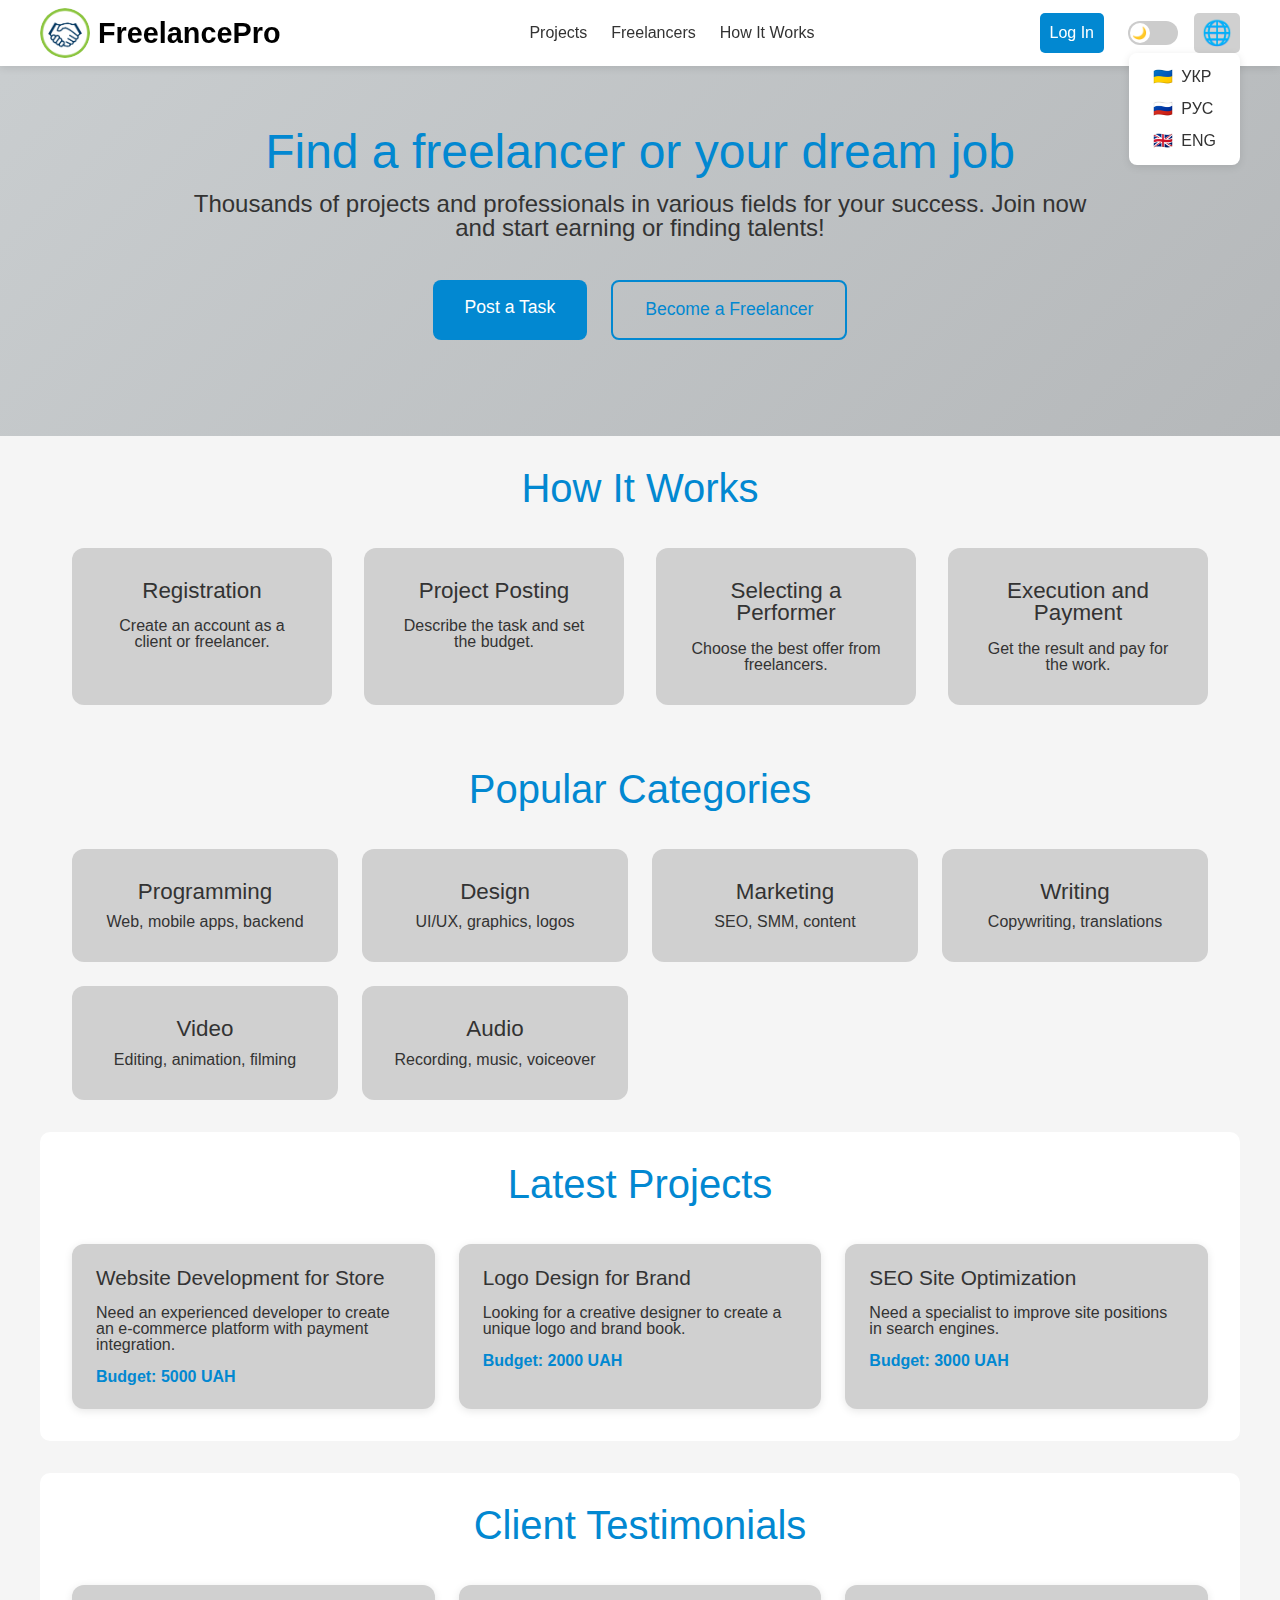
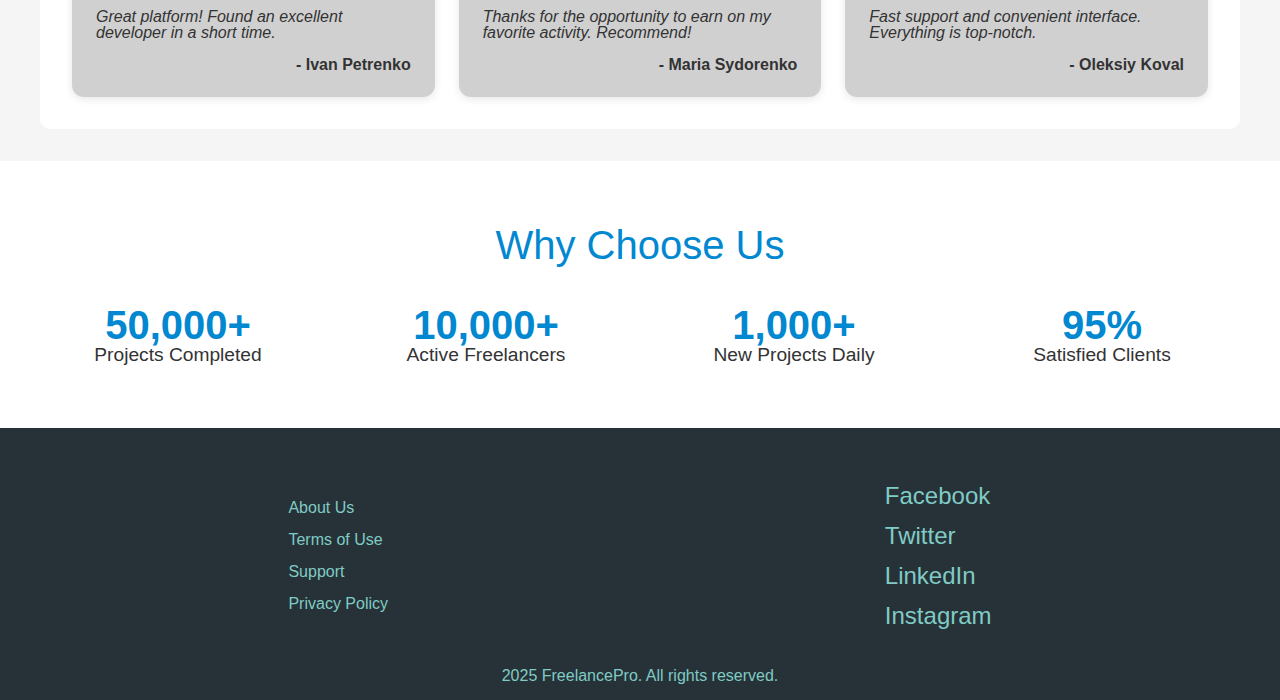
<file: index.html>
<!DOCTYPE html>
<html lang="en">

<head>
  <meta charset="UTF-8">
  <meta name="viewport" content="width=device-width, initial-scale=1.0">
  <title>FreelancePro</title>
  <link rel="stylesheet" href="css/style.css">
  <link rel="stylesheet" href="css/reset.css">
</head>

<body>
  <nav>
    <div class="nav-container">
      <div class="logo" data-i18n="logo"><img src="img/logo.png" class="logo-icon" alt="FreelancePro Logo"><span
          class="logo-text">FreelancePro</span></div>
      <div class="nav-links">
        <a href="#projects" data-i18n="projects">Projects</a>
        <a href="#freelancers" data-i18n="freelancers">Freelancers</a>
        <a href="#how-it-works" data-i18n="howItWorks">How It Works</a>

      </div>
      <div class="theme-lang-toggle desktop-only">
        <a class="login-btn" onclick="openModal()" data-i18n="login">Log In</a>
        <div class="theme-switch">
          <input type="checkbox" id="theme-toggle-desktop" onchange="toggleTheme()">
          <label for="theme-toggle-desktop" class="slider"></label>
        </div>
        <button class="lang-toggle" onclick="toggleLangMenu()">🌐</button>
        <div class="lang-menu">
          <button onclick="changeLanguage('uk')"><span>🇺🇦</span> УКР</button>
          <button onclick="changeLanguage('ru')"><span>🇷🇺</span> РУС</button>
          <button onclick="changeLanguage('en')"><span>🇬🇧</span> ENG</button>
        </div>
      </div>
      <button class="burger-menu" onclick="toggleNav()">☰</button>
    </div>
  </nav>

  <!-- Модальне вікно -->
  <div class="modal" id="authModal">
    <div class="modal-content">
      <button class="modal-close" onclick="closeModal()">✕</button>
      <div class="modal-tabs">
        <div class="modal-tab active" onclick="showTab('login')" data-i18n="loginModalTitle">Login</div>
        <div class="modal-tab" onclick="showTab('register')" data-i18n="registerModalTitle">Register</div>
      </div>
      <div class="modal-tab-content active" id="login">
        <input type="tel" placeholder="Phone Number" data-i18n-placeholder="phonePlaceholder">
        <input type="password" placeholder="Password" data-i18n-placeholder="passwordPlaceholder">
        <button onclick="handleLogin()" data-i18n="loginButton">Log In</button>
      </div>
      <div class="modal-tab-content" id="register">
        <input type="text" placeholder="Username" data-i18n-placeholder="usernamePlaceholder">
        <input type="tel" placeholder="Phone Number" data-i18n-placeholder="phonePlaceholder">
        <select data-i18n-placeholder="genderPlaceholder">
          <option value="" disabled selected>Вкажіть стать</option>
          <option value="male">Чоловік</option>
          <option value="female">Жінка</option>
          <option value="other">Інше</option>
        </select>
        <select data-i18n-placeholder="countryPlaceholder">
          <option value="" disabled selected>Виберіть країну</option>
          <option value="af">Афганістан</option>
          <option value="al">Албанія</option>
          <option value="dz">Алжир</option>
          <option value="as">Американське Самоа</option>
          <option value="ad">Андорра</option>
          <option value="ao">Ангола</option>
          <option value="ai">Ангуїлла</option>
          <option value="aq">Антарктида</option>
          <option value="ag">Антигуа і Барбуда</option>
          <option value="ar">Аргентина</option>
          <option value="am">Вірменія</option>
          <option value="aw">Аруба</option>
          <option value="au">Австралія</option>
          <option value="at">Австрія</option>
          <option value="az">Азербайджан</option>
          <option value="bs">Багамські Острови</option>
          <option value="bh">Бахрейн</option>
          <option value="bd">Бангладеш</option>
          <option value="bb">Барбадос</option>
          <option value="by">Білорусь</option>
          <option value="be">Бельгія</option>
          <option value="bz">Беліз</option>
          <option value="bj">Бенін</option>
          <option value="bm">Бермудські Острови</option>
          <option value="bt">Бутан</option>
          <option value="bo">Болівія</option>
          <option value="ba">Боснія і Герцеговина</option>
          <option value="bw">Ботсвана</option>
          <option value="bv">Острів Буве</option>
          <option value="br">Бразилія</option>
          <option value="io">Британська Територія в Індійському Океані</option>
          <option value="bn">Бруней</option>
          <option value="bg">Болгарія</option>
          <option value="bf">Буркіна-Фасо</option>
          <option value="bi">Бурунді</option>
          <option value="kh">Камбоджа</option>
          <option value="cm">Камерун</option>
          <option value="ca">Канада</option>
          <option value="cv">Кабо-Верде</option>
          <option value="ky">Кайманові Острови</option>
          <option value="cf">Центральноафриканська Республіка</option>
          <option value="td">Чад</option>
          <option value="cl">Чилі</option>
          <option value="cn">Китай</option>
          <option value="cx">Острів Різдва</option>
          <option value="cc">Кокосові (Кілінг) Острови</option>
          <option value="co">Колумбія</option>
          <option value="km">Комори</option>
          <option value="cg">Конго</option>
          <option value="cd">Демократична Республіка Конго</option>
          <option value="ck">Острови Кука</option>
          <option value="cr">Коста-Рика</option>
          <option value="ci">Кот-д'Івуар</option>
          <option value="hr">Хорватія</option>
          <option value="cu">Куба</option>
          <option value="cy">Кіпр</option>
          <option value="cz">Чехія</option>
          <option value="dk">Данія</option>
          <option value="dj">Джибуті</option>
          <option value="dm">Домініка</option>
          <option value="do">Домініканська Республіка</option>
          <option value="ec">Еквадор</option>
          <option value="eg">Єгипет</option>
          <option value="sv">Сальвадор</option>
          <option value="gq">Екваторіальна Гвінея</option>
          <option value="er">Еритрея</option>
          <option value="ee">Естонія</option>
          <option value="et">Ефіопія</option>
          <option value="fk">Фолклендські Острови</option>
          <option value="fo">Фарерські Острови</option>
          <option value="fj">Фіджі</option>
          <option value="fi">Фінляндія</option>
          <option value="fr">Франція</option>
          <option value="gf">Французька Гвіана</option>
          <option value="pf">Французька Полінезія</option>
          <option value="tf">Французькі Південні Території</option>
          <option value="ga">Габон</option>
          <option value="gm">Гамбія</option>
          <option value="ge">Грузія</option>
          <option value="de">Німеччина</option>
          <option value="gh">Гана</option>
          <option value="gi">Гібралтар</option>
          <option value="gr">Греція</option>
          <option value="gl">Гренландія</option>
          <option value="gd">Гренада</option>
          <option value="gp">Гваделупа</option>
          <option value="gu">Гуам</option>
          <option value="gt">Гватемала</option>
          <option value="gg">Гернсі</option>
          <option value="gn">Гвінея</option>
          <option value="gw">Гвінея-Бісау</option>
          <option value="gy">Гайана</option>
          <option value="ht">Гаїті</option>
          <option value="hm">Острови Херд і Макдональд</option>
          <option value="va">Ватикан</option>
          <option value="hn">Гондурас</option>
          <option value="hk">Гонконг</option>
          <option value="hu">Угорщина</option>
          <option value="is">Ісландія</option>
          <option value="in">Індія</option>
          <option value="id">Індонезія</option>
          <option value="ir">Іран</option>
          <option value="iq">Ірак</option>
          <option value="ie">Ірландія</option>
          <option value="im">Острів Мен</option>
          <option value="il">Ізраїль</option>
          <option value="it">Італія</option>
          <option value="jm">Ямайка</option>
          <option value="jp">Японія</option>
          <option value="je">Джерсі</option>
          <option value="jo">Йорданія</option>
          <option value="kz">Казахстан</option>
          <option value="ke">Кенія</option>
          <option value="ki">Кірибаті</option>
          <option value="kp">Північна Корея</option>
          <option value="kr">Південна Корея</option>
          <option value="kw">Кувейт</option>
          <option value="kg">Киргизстан</option>
          <option value="la">Лаос</option>
          <option value="lv">Латвія</option>
          <option value="lb">Ліван</option>
          <option value="ls">Лесото</option>
          <option value="lr">Ліберія</option>
          <option value="ly">Лівія</option>
          <option value="li">Ліхтенштейн</option>
          <option value="lt">Литва</option>
          <option value="lu">Люксембург</option>
          <option value="mo">Макао</option>
          <option value="mk">Північна Македонія</option>
          <option value="mg">Мадагаскар</option>
          <option value="mw">Малаві</option>
          <option value="my">Малайзія</option>
          <option value="mv">Мальдіви</option>
          <option value="ml">Малі</option>
          <option value="mt">Мальта</option>
          <option value="mh">Маршаллові Острови</option>
          <option value="mq">Мартиніка</option>
          <option value="mr">Мавританія</option>
          <option value="mu">Маврикій</option>
          <option value="yt">Майотта</option>
          <option value="mx">Мексика</option>
          <option value="fm">Мікронезія</option>
          <option value="md">Молдова</option>
          <option value="mc">Монако</option>
          <option value="mn">Монголія</option>
          <option value="me">Чорногорія</option>
          <option value="ms">Монтсеррат</option>
          <option value="ma">Марокко</option>
          <option value="mz">Мозамбік</option>
          <option value="mm">М’янма</option>
          <option value="na">Намібія</option>
          <option value="nr">Науру</option>
          <option value="np">Непал</option>
          <option value="nl">Нідерланди</option>
          <option value="nc">Нова Каледонія</option>
          <option value="nz">Нова Зеландія</option>
          <option value="ni">Нікарагуа</option>
          <option value="ne">Нігер</option>
          <option value="ng">Нігерія</option>
          <option value="nu">Ніуе</option>
          <option value="nf">Острів Норфолк</option>
          <option value="mp">Північні Маріанські Острови</option>
          <option value="no">Норвегія</option>
          <option value="om">Оман</option>
          <option value="pk">Пакистан</option>
          <option value="pw">Палау</option>
          <option value="ps">Палестина</option>
          <option value="pa">Панама</option>
          <option value="pg">Папуа-Нова Гвінея</option>
          <option value="py">Парагвай</option>
          <option value="pe">Перу</option>
          <option value="ph">Філіппіни</option>
          <option value="pn">Піткерн</option>
          <option value="pl">Польща</option>
          <option value="pt">Португалія</option>
          <option value="pr">Пуерто-Рико</option>
          <option value="qa">Катар</option>
          <option value="re">Реюньйон</option>
          <option value="ro">Румунія</option>
          <option value="ru">Росія</option>
          <option value="rw">Руанда</option>
          <option value="bl">Сен-Бартельмі</option>
          <option value="sh">Острів Святої Єлени</option>
          <option value="kn">Сент-Кітс і Невіс</option>
          <option value="lc">Сент-Люсія</option>
          <option value="mf">Сен-Мартен</option>
          <option value="pm">Сен-П’єр і Мікелон</option>
          <option value="vc">Сент-Вінсент і Гренадіни</option>
          <option value="ws">Самоа</option>
          <option value="sm">Сан-Марино</option>
          <option value="st">Сан-Томе і Принсіпі</option>
          <option value="sa">Саудівська Аравія</option>
          <option value="sn">Сенегал</option>
          <option value="rs">Сербія</option>
          <option value="sc">Сейшели</option>
          <option value="sl">Сьєрра-Леоне</option>
          <option value="sg">Сінгапур</option>
          <option value="sx">Сінт-Мартен</option>
          <option value="sk">Словаччина</option>
          <option value="si">Словенія</option>
          <option value="sb">Соломонові Острови</option>
          <option value="so">Сомалі</option>
          <option value="za">Південна Африка</option>
          <option value="gs">Південна Джорджія та Південні Сандвічеві Острови</option>
          <option value="ss">Південний Судан</option>
          <option value="es">Іспанія</option>
          <option value="lk">Шрі-Ланка</option>
          <option value="sd">Судан</option>
          <option value="sr">Сурінам</option>
          <option value="sj">Шпіцберген і Ян-Майен</option>
          <option value="sz">Есватіні</option>
          <option value="se">Швеція</option>
          <option value="ch">Швейцарія</option>
          <option value="sy">Сирія</option>
          <option value="tw">Тайвань</option>
          <option value="tj">Таджикистан</option>
          <option value="tz">Танзанія</option>
          <option value="th">Таїланд</option>
          <option value="tl">Тимор-Лешті</option>
          <option value="tg">Того</option>
          <option value="tk">Токелау</option>
          <option value="to">Тонга</option>
          <option value="tt">Тринідад і Тобаго</option>
          <option value="tn">Туніс</option>
          <option value="tr">Туреччина</option>
          <option value="tm">Туркменістан</option>
          <option value="tc">Туркс і Кайкос</option>
          <option value="tv">Тувалу</option>
          <option value="ug">Уганда</option>
          <option value="ua">Україна</option>
          <option value="ae">Об'єднані Арабські Емірати</option>
          <option value="gb">Велика Британія</option>
          <option value="us">США</option>
          <option value="uy">Уругвай</option>
          <option value="uz">Узбекистан</option>
          <option value="vu">Вануату</option>
          <option value="ve">Венесуела</option>
          <option value="vn">В’єтнам</option>
          <option value="vg">Британські Віргінські Острови</option>
          <option value="vi">Американські Віргінські Острови</option>
          <option value="wf">Волліс і Футуна</option>
          <option value="eh">Західна Сахара</option>
          <option value="ye">Ємен</option>
          <option value="zm">Замбія</option>
          <option value="zw">Зімбабве</option>
        </select>
        <input type="password" placeholder="Password" data-i18n-placeholder="passwordPlaceholder">
        <input type="password" placeholder="Repeat Password" data-i18n-placeholder="repeatPasswordPlaceholder">
        <button onclick="handleRegister()" data-i18n="registerButton">Register</button>
      </div>
    </div>
  </div>

  <section class="hero">
    <div class="hero-content">
      <h1 data-i18n="heroTitle">Find a freelancer or your dream job</h1>
      <p data-i18n="heroSubtitle">Thousands of projects and professionals in various fields for your success. Join now
        and
        start earning or finding talents!</p>
      <div class="cta-buttons">
        <a href="post-task.html" class="cta-button" data-i18n="postProject">Post a Task</a>
        <a href="become-freelancer.html" class="cta-button secondary" data-i18n="becomeFreelancer">Become a Freelancer</a>
      </div>
    </div>
  </section>

  <section class="how-it-works" id="how-it-works">
    <h2 data-i18n="howItWorksTitle">How It Works</h2>
    <div class="steps-grid">
      <div class="step">
        <h3 data-i18n="step1Title">Registration</h3>
        <p data-i18n="step1Desc">Create an account as a client or freelancer.</p>
      </div>
      <div class="step">
        <h3 data-i18n="step2Title">Project Posting</h3>
        <p data-i18n="step2Desc">Describe the task and set the budget.</p>
      </div>
      <div class="step">
        <h3 data-i18n="step3Title">Selecting a Performer</h3>
        <p data-i18n="step3Desc">Choose the best offer from freelancers.</p>
      </div>
      <div class="step">
        <h3 data-i18n="step4Title">Execution and Payment</h3>
        <p data-i18n="step4Desc">Get the result and pay for the work.</p>
      </div>
    </div>
  </section>

  <section class="categories">
    <h2 data-i18n="categoriesTitle">Popular Categories</h2>
    <div class="category-grid">
      <div class="category-card" onclick="showCategory('programming')">
        <h3 data-i18n="categoryProgramming">Programming</h3>
        <p data-i18n="categoryProgrammingDesc">Web, mobile apps, backend</p>
      </div>
      <div class="category-card" onclick="showCategory('design')">
        <h3 data-i18n="categoryDesign">Design</h3>
        <p data-i18n="categoryDesignDesc">UI/UX, graphics, logos</p>
      </div>
      <div class="category-card" onclick="showCategory('marketing')">
        <h3 data-i18n="categoryMarketing">Marketing</h3>
        <p data-i18n="categoryMarketingDesc">SEO, SMM, content</p>
      </div>
      <div class="category-card" onclick="showCategory('writing')">
        <h3 data-i18n="categoryWriting">Writing</h3>
        <p data-i18n="categoryWritingDesc">Copywriting, translations</p>
      </div>
      <div class="category-card" onclick="showCategory('video')">
        <h3 data-i18n="categoryVideo">Video</h3>
        <p data-i18n="categoryVideoDesc">Editing, animation, filming</p>
      </div>
      <div class="category-card" onclick="showCategory('audio')">
        <h3 data-i18n="categoryAudio">Audio</h3>
        <p data-i18n="categoryAudioDesc">Recording, music, voiceover</p>
      </div>
    </div>
  </section>

  <section class="latest-projects" id="projects">
    <h2 data-i18n="latestProjectsTitle">Latest Projects</h2>
    <div class="project-grid">
      <div class="project-card">
        <h3 data-i18n="project1Title">Website Development for Store</h3>
        <p data-i18n="project1Desc">Need an experienced developer to create an e-commerce platform with payment
          integration.</p>
        <div class="budget" data-i18n="project1Budget">Budget: 5000 UAH</div>
      </div>
      <div class="project-card">
        <h3 data-i18n="project2Title">Logo Design for Brand</h3>
        <p data-i18n="project2Desc">Looking for a creative designer to create a unique logo and brand book.</p>
        <div class="budget" data-i18n="project2Budget">Budget: 2000 UAH</div>
      </div>
      <div class="project-card">
        <h3 data-i18n="project3Title">SEO Site Optimization</h3>
        <p data-i18n="project3Desc">Need a specialist to improve site positions in search engines.</p>
        <div class="budget" data-i18n="project3Budget">Budget: 3000 UAH</div>
      </div>
    </div>
  </section>



  <section class="testimonials">
    <h2 data-i18n="testimonialsTitle">Client Testimonials</h2>
    <div class="testimonial-grid">
      <div class="testimonial-card">
        <p data-i18n="testimonial1">"Great platform! Found an excellent developer in a short time."</p>
        <div class="author" data-i18n="testimonial1Author">- Ivan Petrenko</div>
      </div>
      <div class="testimonial-card">
        <p data-i18n="testimonial2">"Thanks for the opportunity to earn on my favorite activity. Recommend!"</p>
        <div class="author" data-i18n="testimonial2Author">- Maria Sydorenko</div>
      </div>
      <div class="testimonial-card">
        <p data-i18n="testimonial3">"Fast support and convenient interface. Everything is top-notch."</p>
        <div class="author" data-i18n="testimonial3Author">- Oleksiy Koval</div>
      </div>
    </div>
  </section>

  <section class="stats">
    <h2 data-i18n="statsTitle">Why Choose Us</h2>
    <div class="stats-grid">
      <div class="stat-item">
        <span>50,000+</span>
        <p data-i18n="statsProjects">Projects Completed</p>
      </div>
      <div class="stat-item">
        <span>10,000+</span>
        <p data-i18n="statsFreelancers">Active Freelancers</p>
      </div>
      <div class="stat-item">
        <span>1,000+</span>
        <p data-i18n="statsDaily">New Projects Daily</p>
      </div>
      <div class="stat-item">
        <span>95%</span>
        <p data-i18n="statsSatisfaction">Satisfied Clients</p>
      </div>
    </div>
  </section>

  <footer>
    <div class="footer-container">
      <div class="footer-links">
        <a href="#about" data-i18n="footerAbout">About Us</a>
        <a href="#terms" data-i18n="footerTerms">Terms of Use</a>
        <a href="#support" data-i18n="footerSupport">Support</a>
        <a href="#privacy" data-i18n="footerPrivacy">Privacy Policy</a>
      </div>
      <div class="social-links">
        <a href="#">Facebook</a>
        <a href="#">Twitter</a>
        <a href="#">LinkedIn</a>
        <a href="#">Instagram</a>
      </div>
    </div>
    <p data-i18n="footerCopyright">2025 FreelancePro. All rights reserved.</p>
  </footer>
</body>
<script src="js/main.js"></script>

</html>
</file>
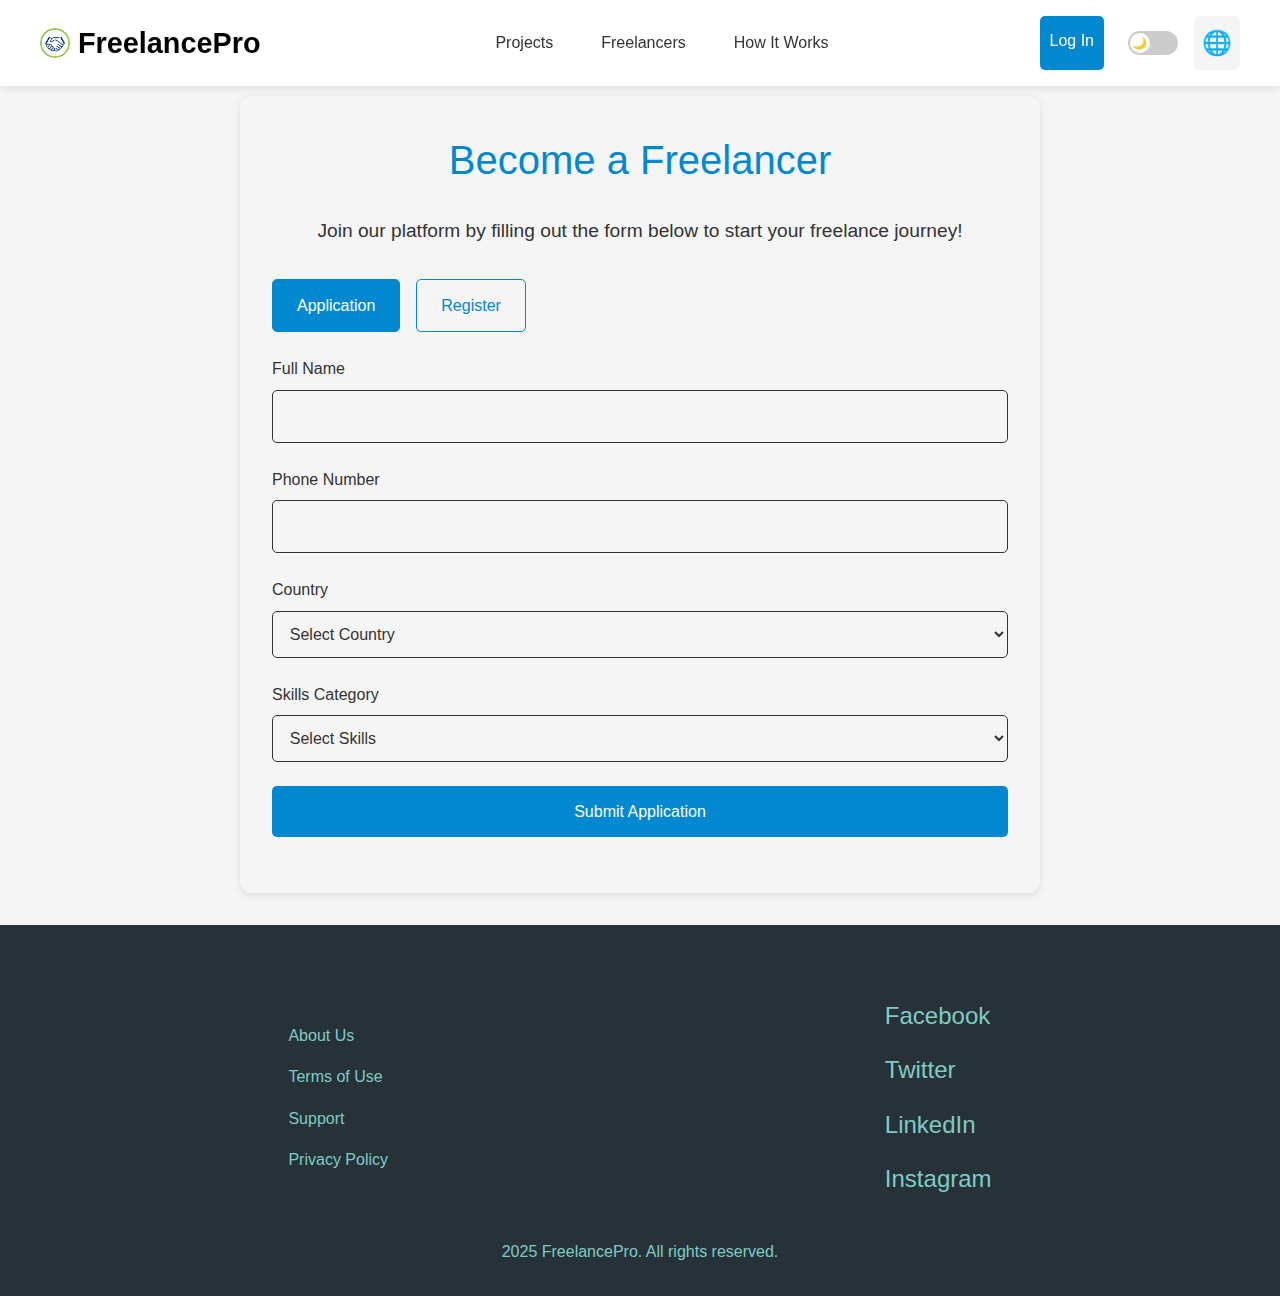
<file: become-freelancer.html>
<!DOCTYPE html>
<html lang="en">

<head>
  <meta charset="UTF-8">
  <meta name="viewport" content="width=device-width, initial-scale=1.0">
  <title>FreelancePro</title>
  <link rel="stylesheet" href="css/style.css">
  <link rel="stylesheet" href="css/reset.css">
  <link rel="stylesheet" href="css/becomefreelancer.css">
</head>

<body>
  <nav>
    <div class="nav-container">
      <a href="index.html" class="logo" data-i18n="logo"><img src="img/logo.png" class="logo-icon"
          alt="FreelancePro Logo"><span class="logo-text">FreelancePro</span></a>
      <div class="nav-links">
        <a href="#projects" data-i18n="projects">Projects</a>
        <a href="#freelancers" data-i18n="freelancers">Freelancers</a>
        <a href="#how-it-works" data-i18n="howItWorks">How It Works</a>

      </div>
      <div class="theme-lang-toggle desktop-only">
        <a class="login-btn" onclick="openModal()" data-i18n="login">Log In</a>
        <div class="theme-switch">
          <input type="checkbox" id="theme-toggle-desktop" onchange="toggleTheme()">
          <label for="theme-toggle-desktop" class="slider"></label>
        </div>
        <button class="lang-toggle" onclick="toggleLangMenu()">🌐</button>
        <div class="lang-menu">
          <button onclick="changeLanguage('uk')"><span>🇺🇦</span> УКР</button>
          <button onclick="changeLanguage('ru')"><span>🇷🇺</span> РУС</button>
          <button onclick="changeLanguage('en')"><span>🇬🇧</span> ENG</button>
        </div>
      </div>
      <button class="burger-menu" onclick="toggleNav()">☰</button>
    </div>
  </nav>

  <!-- Модальне вікно -->
  <div class="modal" id="authModal">
    <div class="modal-content">
      <button class="modal-close" onclick="closeModal()">✕</button>
      <div class="modal-tabs">
        <div class="modal-tab active" onclick="showTab('login')" data-i18n="loginModalTitle">Login</div>
        <div class="modal-tab" onclick="showTab('register')" data-i18n="registerModalTitle">Register</div>
      </div>
      <div class="modal-tab-content active" id="login">
        <input type="tel" placeholder="Phone Number" data-i18n-placeholder="phonePlaceholder">
        <input type="password" placeholder="Password" data-i18n-placeholder="passwordPlaceholder">
        <button onclick="handleLogin()" data-i18n="loginButton">Log In</button>
      </div>
      <div class="modal-tab-content" id="register">
        <input type="text" placeholder="Username" data-i18n-placeholder="usernamePlaceholder">
        <input type="tel" placeholder="Phone Number" data-i18n-placeholder="phonePlaceholder">
        <select data-i18n-placeholder="genderPlaceholder">
          <option value="" disabled selected>Вкажіть стать</option>
          <option value="male">Чоловік</option>
          <option value="female">Жінка</option>
          <option value="other">Інше</option>
        </select>
        <select data-i18n-placeholder="countryPlaceholder">
          <option value="" disabled selected>Виберіть країну</option>
          <option value="af">Афганістан</option>
          <option value="al">Албанія</option>
          <option value="dz">Алжир</option>
          <option value="as">Американське Самоа</option>
          <option value="ad">Андорра</option>
          <option value="ao">Ангола</option>
          <option value="ai">Ангуїлла</option>
          <option value="aq">Антарктида</option>
          <option value="ag">Антигуа і Барбуда</option>
          <option value="ar">Аргентина</option>
          <option value="am">Вірменія</option>
          <option value="aw">Аруба</option>
          <option value="au">Австралія</option>
          <option value="at">Австрія</option>
          <option value="az">Азербайджан</option>
          <option value="bs">Багамські Острови</option>
          <option value="bh">Бахрейн</option>
          <option value="bd">Бангладеш</option>
          <option value="bb">Барбадос</option>
          <option value="by">Білорусь</option>
          <option value="be">Бельгія</option>
          <option value="bz">Беліз</option>
          <option value="bj">Бенін</option>
          <option value="bm">Бермудські Острови</option>
          <option value="bt">Бутан</option>
          <option value="bo">Болівія</option>
          <option value="ba">Боснія і Герцеговина</option>
          <option value="bw">Ботсвана</option>
          <option value="bv">Острів Буве</option>
          <option value="br">Бразилія</option>
          <option value="io">Британська Територія в Індійському Океані</option>
          <option value="bn">Бруней</option>
          <option value="bg">Болгарія</option>
          <option value="bf">Буркіна-Фасо</option>
          <option value="bi">Бурунді</option>
          <option value="kh">Камбоджа</option>
          <option value="cm">Камерун</option>
          <option value="ca">Канада</option>
          <option value="cv">Кабо-Верде</option>
          <option value="ky">Кайманові Острови</option>
          <option value="cf">Центральноафриканська Республіка</option>
          <option value="td">Чад</option>
          <option value="cl">Чилі</option>
          <option value="cn">Китай</option>
          <option value="cx">Острів Різдва</option>
          <option value="cc">Кокосові (Кілінг) Острови</option>
          <option value="co">Колумбія</option>
          <option value="km">Комори</option>
          <option value="cg">Конго</option>
          <option value="cd">Демократична Республіка Конго</option>
          <option value="ck">Острови Кука</option>
          <option value="cr">Коста-Рика</option>
          <option value="ci">Кот-д'Івуар</option>
          <option value="hr">Хорватія</option>
          <option value="cu">Куба</option>
          <option value="cy">Кіпр</option>
          <option value="cz">Чехія</option>
          <option value="dk">Данія</option>
          <option value="dj">Джибуті</option>
          <option value="dm">Домініка</option>
          <option value="do">Домініканська Республіка</option>
          <option value="ec">Еквадор</option>
          <option value="eg">Єгипет</option>
          <option value="sv">Сальвадор</option>
          <option value="gq">Екваторіальна Гвінея</option>
          <option value="er">Еритрея</option>
          <option value="ee">Естонія</option>
          <option value="et">Ефіопія</option>
          <option value="fk">Фолклендські Острови</option>
          <option value="fo">Фарерські Острови</option>
          <option value="fj">Фіджі</option>
          <option value="fi">Фінляндія</option>
          <option value="fr">Франція</option>
          <option value="gf">Французька Гвіана</option>
          <option value="pf">Французька Полінезія</option>
          <option value="tf">Французькі Південні Території</option>
          <option value="ga">Габон</option>
          <option value="gm">Гамбія</option>
          <option value="ge">Грузія</option>
          <option value="de">Німеччина</option>
          <option value="gh">Гана</option>
          <option value="gi">Гібралтар</option>
          <option value="gr">Греція</option>
          <option value="gl">Гренландія</option>
          <option value="gd">Гренада</option>
          <option value="gp">Гваделупа</option>
          <option value="gu">Гуам</option>
          <option value="gt">Гватемала</option>
          <option value="gg">Гернсі</option>
          <option value="gn">Гвінея</option>
          <option value="gw">Гвінея-Бісау</option>
          <option value="gy">Гайана</option>
          <option value="ht">Гаїті</option>
          <option value="hm">Острови Херд і Макдональд</option>
          <option value="va">Ватикан</option>
          <option value="hn">Гондурас</option>
          <option value="hk">Гонконг</option>
          <option value="hu">Угорщина</option>
          <option value="is">Ісландія</option>
          <option value="in">Індія</option>
          <option value="id">Індонезія</option>
          <option value="ir">Іран</option>
          <option value="iq">Ірак</option>
          <option value="ie">Ірландія</option>
          <option value="im">Острів Мен</option>
          <option value="il">Ізраїль</option>
          <option value="it">Італія</option>
          <option value="jm">Ямайка</option>
          <option value="jp">Японія</option>
          <option value="je">Джерсі</option>
          <option value="jo">Йорданія</option>
          <option value="kz">Казахстан</option>
          <option value="ke">Кенія</option>
          <option value="ki">Кірибаті</option>
          <option value="kp">Північна Корея</option>
          <option value="kr">Південна Корея</option>
          <option value="kw">Кувейт</option>
          <option value="kg">Киргизстан</option>
          <option value="la">Лаос</option>
          <option value="lv">Латвія</option>
          <option value="lb">Ліван</option>
          <option value="ls">Лесото</option>
          <option value="lr">Ліберія</option>
          <option value="ly">Лівія</option>
          <option value="li">Ліхтенштейн</option>
          <option value="lt">Литва</option>
          <option value="lu">Люксембург</option>
          <option value="mo">Макао</option>
          <option value="mk">Північна Македонія</option>
          <option value="mg">Мадагаскар</option>
          <option value="mw">Малаві</option>
          <option value="my">Малайзія</option>
          <option value="mv">Мальдіви</option>
          <option value="ml">Малі</option>
          <option value="mt">Мальта</option>
          <option value="mh">Маршаллові Острови</option>
          <option value="mq">Мартиніка</option>
          <option value="mr">Мавританія</option>
          <option value="mu">Маврикій</option>
          <option value="yt">Майотта</option>
          <option value="mx">Мексика</option>
          <option value="fm">Мікронезія</option>
          <option value="md">Молдова</option>
          <option value="mc">Монако</option>
          <option value="mn">Монголія</option>
          <option value="me">Чорногорія</option>
          <option value="ms">Монтсеррат</option>
          <option value="ma">Марокко</option>
          <option value="mz">Мозамбік</option>
          <option value="mm">М’янма</option>
          <option value="na">Намібія</option>
          <option value="nr">Науру</option>
          <option value="np">Непал</option>
          <option value="nl">Нідерланди</option>
          <option value="nc">Нова Каледонія</option>
          <option value="nz">Нова Зеландія</option>
          <option value="ni">Нікарагуа</option>
          <option value="ne">Нігер</option>
          <option value="ng">Нігерія</option>
          <option value="nu">Ніуе</option>
          <option value="nf">Острів Норфолк</option>
          <option value="mp">Північні Маріанські Острови</option>
          <option value="no">Норвегія</option>
          <option value="om">Оман</option>
          <option value="pk">Пакистан</option>
          <option value="pw">Палау</option>
          <option value="ps">Палестина</option>
          <option value="pa">Панама</option>
          <option value="pg">Папуа-Нова Гвінея</option>
          <option value="py">Парагвай</option>
          <option value="pe">Перу</option>
          <option value="ph">Філіппіни</option>
          <option value="pn">Піткерн</option>
          <option value="pl">Польща</option>
          <option value="pt">Португалія</option>
          <option value="pr">Пуерто-Рико</option>
          <option value="qa">Катар</option>
          <option value="re">Реюньйон</option>
          <option value="ro">Румунія</option>
          <option value="ru">Росія</option>
          <option value="rw">Руанда</option>
          <option value="bl">Сен-Бартельмі</option>
          <option value="sh">Острів Святої Єлени</option>
          <option value="kn">Сент-Кітс і Невіс</option>
          <option value="lc">Сент-Люсія</option>
          <option value="mf">Сен-Мартен</option>
          <option value="pm">Сен-П’єр і Мікелон</option>
          <option value="vc">Сент-Вінсент і Гренадіни</option>
          <option value="ws">Самоа</option>
          <option value="sm">Сан-Марино</option>
          <option value="st">Сан-Томе і Принсіпі</option>
          <option value="sa">Саудівська Аравія</option>
          <option value="sn">Сенегал</option>
          <option value="rs">Сербія</option>
          <option value="sc">Сейшели</option>
          <option value="sl">Сьєрра-Леоне</option>
          <option value="sg">Сінгапур</option>
          <option value="sx">Сінт-Мартен</option>
          <option value="sk">Словаччина</option>
          <option value="si">Словенія</option>
          <option value="sb">Соломонові Острови</option>
          <option value="so">Сомалі</option>
          <option value="za">Південна Африка</option>
          <option value="gs">Південна Джорджія та Південні Сандвічеві Острови</option>
          <option value="ss">Південний Судан</option>
          <option value="es">Іспанія</option>
          <option value="lk">Шрі-Ланка</option>
          <option value="sd">Судан</option>
          <option value="sr">Сурінам</option>
          <option value="sj">Шпіцберген і Ян-Майен</option>
          <option value="sz">Есватіні</option>
          <option value="se">Швеція</option>
          <option value="ch">Швейцарія</option>
          <option value="sy">Сирія</option>
          <option value="tw">Тайвань</option>
          <option value="tj">Таджикистан</option>
          <option value="tz">Танзанія</option>
          <option value="th">Таїланд</option>
          <option value="tl">Тимор-Лешті</option>
          <option value="tg">Того</option>
          <option value="tk">Токелау</option>
          <option value="to">Тонга</option>
          <option value="tt">Тринідад і Тобаго</option>
          <option value="tn">Туніс</option>
          <option value="tr">Туреччина</option>
          <option value="tm">Туркменістан</option>
          <option value="tc">Туркс і Кайкос</option>
          <option value="tv">Тувалу</option>
          <option value="ug">Уганда</option>
          <option value="ua">Україна</option>
          <option value="ae">Об'єднані Арабські Емірати</option>
          <option value="gb">Велика Британія</option>
          <option value="us">США</option>
          <option value="uy">Уругвай</option>
          <option value="uz">Узбекистан</option>
          <option value="vu">Вануату</option>
          <option value="ve">Венесуела</option>
          <option value="vn">В’єтнам</option>
          <option value="vg">Британські Віргінські Острови</option>
          <option value="vi">Американські Віргінські Острови</option>
          <option value="wf">Волліс і Футуна</option>
          <option value="eh">Західна Сахара</option>
          <option value="ye">Ємен</option>
          <option value="zm">Замбія</option>
          <option value="zw">Зімбабве</option>
        </select>
        <input type="password" placeholder="Password" data-i18n-placeholder="passwordPlaceholder">
        <input type="password" placeholder="Repeat Password" data-i18n-placeholder="repeatPasswordPlaceholder">
        <button onclick="handleRegister()" data-i18n="registerButton">Register</button>
      </div>
    </div>
  </div>

  <div class="main-content">
    <h1 data-i18n="becomeFreelancerTitle">Become a Freelancer</h1>
    <p data-i18n="becomeFreelancerDescription">Join our platform by filling out the form below to start your freelance
      journey!</p>
    <div class="tab-buttons">
      <button class="tab-button active" onclick="showTab('application')" data-i18n="applicationTab">Application</button>
      <button class="tab-button" onclick="showTab('register')" data-i18n="registerTab">Register</button>
    </div>
    <div id="application" class="tab-content active">
      <form id="freelancerForm" onsubmit="handleSubmit(event)">
        <div class="form-group">
          <label for="freelancerName" data-i18n="nameLabel">Full Name</label>
          <input type="text" id="freelancerName" name="freelancerName" required>
        </div>
        <div class="form-group">
          <label for="freelancerPhone" data-i18n="phoneLabel">Phone Number</label>
          <input type="tel" id="freelancerPhone" name="freelancerPhone" required>
        </div>
        <div class="form-group">
          <label for="freelancerCountry" data-i18n="countryLabel">Country</label>
          <select id="freelancerCountry" name="freelancerCountry" required>
            <option value="" disabled selected data-i18n="selectCountry">Select Country</option>
            <option value="af">Афганістан</option>
            <option value="al">Албанія</option>
            <option value="dz">Алжир</option>
            <option value="as">Американське Самоа</option>
            <option value="ad">Андорра</option>
            <option value="ao">Ангола</option>
            <option value="ai">Ангуїлла</option>
            <option value="aq">Антарктида</option>
            <option value="ag">Антигуа і Барбуда</option>
            <option value="ar">Аргентина</option>
            <option value="am">Вірменія</option>
            <option value="aw">Аруба</option>
            <option value="au">Австралія</option>
            <option value="at">Австрія</option>
            <option value="az">Азербайджан</option>
            <option value="bs">Багамські Острови</option>
            <option value="bh">Бахрейн</option>
            <option value="bd">Бангладеш</option>
            <option value="bb">Барбадос</option>
            <option value="by">Білорусь</option>
            <option value="be">Бельгія</option>
            <option value="bz">Беліз</option>
            <option value="bj">Бенін</option>
            <option value="bm">Бермудські Острови</option>
            <option value="bt">Бутан</option>
            <option value="bo">Болівія</option>
            <option value="ba">Боснія і Герцеговина</option>
            <option value="bw">Ботсвана</option>
            <option value="bv">Острів Буве</option>
            <option value="br">Бразилія</option>
            <option value="io">Британська Територія в Індійському Океані</option>
            <option value="bn">Бруней</option>
            <option value="bg">Болгарія</option>
            <option value="bf">Буркіна-Фасо</option>
            <option value="bi">Бурунді</option>
            <option value="kh">Камбоджа</option>
            <option value="cm">Камерун</option>
            <option value="ca">Канада</option>
            <option value="cv">Кабо-Верде</option>
            <option value="ky">Кайманові Острови</option>
            <option value="cf">Центральноафриканська Республіка</option>
            <option value="td">Чад</option>
            <option value="cl">Чилі</option>
            <option value="cn">Китай</option>
            <option value="cx">Острів Різдва</option>
            <option value="cc">Кокосові (Кілінг) Острови</option>
            <option value="co">Колумбія</option>
            <option value="km">Комори</option>
            <option value="cg">Конго</option>
            <option value="cd">Демократична Республіка Конго</option>
            <option value="ck">Острови Кука</option>
            <option value="cr">Коста-Рика</option>
            <option value="ci">Кот-д'Івуар</option>
            <option value="hr">Хорватія</option>
            <option value="cu">Куба</option>
            <option value="cy">Кіпр</option>
            <option value="cz">Чехія</option>
            <option value="dk">Данія</option>
            <option value="dj">Джибуті</option>
            <option value="dm">Домініка</option>
            <option value="do">Домініканська Республіка</option>
            <option value="ec">Еквадор</option>
            <option value="eg">Єгипет</option>
            <option value="sv">Сальвадор</option>
            <option value="gq">Екваторіальна Гвінея</option>
            <option value="er">Еритрея</option>
            <option value="ee">Естонія</option>
            <option value="et">Ефіопія</option>
            <option value="fk">Фолклендські Острови</option>
            <option value="fo">Фарерські Острови</option>
            <option value="fj">Фіджі</option>
            <option value="fi">Фінляндія</option>
            <option value="fr">Франція</option>
            <option value="gf">Французька Гвіана</option>
            <option value="pf">Французька Полінезія</option>
            <option value="tf">Французькі Південні Території</option>
            <option value="ga">Габон</option>
            <option value="gm">Гамбія</option>
            <option value="ge">Грузія</option>
            <option value="de">Німеччина</option>
            <option value="gh">Гана</option>
            <option value="gi">Гібралтар</option>
            <option value="gr">Греція</option>
            <option value="gl">Гренландія</option>
            <option value="gd">Гренада</option>
            <option value="gp">Гваделупа</option>
            <option value="gu">Гуам</option>
            <option value="gt">Гватемала</option>
            <option value="gg">Гернсі</option>
            <option value="gn">Гвінея</option>
            <option value="gw">Гвінея-Бісау</option>
            <option value="gy">Гайана</option>
            <option value="ht">Гаїті</option>
            <option value="hm">Острови Херд і Макдональд</option>
            <option value="va">Ватикан</option>
            <option value="hn">Гондурас</option>
            <option value="hk">Гонконг</option>
            <option value="hu">Угорщина</option>
            <option value="is">Ісландія</option>
            <option value="in">Індія</option>
            <option value="id">Індонезія</option>
            <option value="ir">Іран</option>
            <option value="iq">Ірак</option>
            <option value="ie">Ірландія</option>
            <option value="im">Острів Мен</option>
            <option value="il">Ізраїль</option>
            <option value="it">Італія</option>
            <option value="jm">Ямайка</option>
            <option value="jp">Японія</option>
            <option value="je">Джерсі</option>
            <option value="jo">Йорданія</option>
            <option value="kz">Казахстан</option>
            <option value="ke">Кенія</option>
            <option value="ki">Кірибаті</option>
            <option value="kp">Північна Корея</option>
            <option value="kr">Південна Корея</option>
            <option value="kw">Кувейт</option>
            <option value="kg">Киргизстан</option>
            <option value="la">Лаос</option>
            <option value="lv">Латвія</option>
            <option value="lb">Ліван</option>
            <option value="ls">Лесото</option>
            <option value="lr">Ліберія</option>
            <option value="ly">Лівія</option>
            <option value="li">Ліхтенштейн</option>
            <option value="lt">Литва</option>
            <option value="lu">Люксембург</option>
            <option value="mo">Макао</option>
            <option value="mk">Північна Македонія</option>
            <option value="mg">Мадагаскар</option>
            <option value="mw">Малаві</option>
            <option value="my">Малайзія</option>
            <option value="mv">Мальдіви</option>
            <option value="ml">Малі</option>
            <option value="mt">Мальта</option>
            <option value="mh">Маршаллові Острови</option>
            <option value="mq">Мартиніка</option>
            <option value="mr">Мавританія</option>
            <option value="mu">Маврикій</option>
            <option value="yt">Майотта</option>
            <option value="mx">Мексика</option>
            <option value="fm">Мікронезія</option>
            <option value="md">Молдова</option>
            <option value="mc">Монако</option>
            <option value="mn">Монголія</option>
            <option value="me">Чорногорія</option>
            <option value="ms">Монтсеррат</option>
            <option value="ma">Марокко</option>
            <option value="mz">Мозамбік</option>
            <option value="mm">М’янма</option>
            <option value="na">Намібія</option>
            <option value="nr">Науру</option>
            <option value="np">Непал</option>
            <option value="nl">Нідерланди</option>
            <option value="nc">Нова Каледонія</option>
            <option value="nz">Нова Зеландія</option>
            <option value="ni">Нікарагуа</option>
            <option value="ne">Нігер</option>
            <option value="ng">Нігерія</option>
            <option value="nu">Ніуе</option>
            <option value="nf">Острів Норфолк</option>
            <option value="mp">Північні Маріанські Острови</option>
            <option value="no">Норвегія</option>
            <option value="om">Оман</option>
            <option value="pk">Пакистан</option>
            <option value="pw">Палау</option>
            <option value="ps">Палестина</option>
            <option value="pa">Панама</option>
            <option value="pg">Папуа-Нова Гвінея</option>
            <option value="py">Парагвай</option>
            <option value="pe">Перу</option>
            <option value="ph">Філіппіни</option>
            <option value="pn">Піткерн</option>
            <option value="pl">Польща</option>
            <option value="pt">Португалія</option>
            <option value="pr">Пуерто-Рико</option>
            <option value="qa">Катар</option>
            <option value="re">Реюньйон</option>
            <option value="ro">Румунія</option>
            <option value="ru">Росія</option>
            <option value="rw">Руанда</option>
            <option value="bl">Сен-Бартельмі</option>
            <option value="sh">Острів Святої Єлени</option>
            <option value="kn">Сент-Кітс і Невіс</option>
            <option value="lc">Сент-Люсія</option>
            <option value="mf">Сен-Мартен</option>
            <option value="pm">Сен-П’єр і Мікелон</option>
            <option value="vc">Сент-Вінсент і Гренадіни</option>
            <option value="ws">Самоа</option>
            <option value="sm">Сан-Марино</option>
            <option value="st">Сан-Томе і Принсіпі</option>
            <option value="sa">Саудівська Аравія</option>
            <option value="sn">Сенегал</option>
            <option value="rs">Сербія</option>
            <option value="sc">Сейшели</option>
            <option value="sl">Сьєрра-Леоне</option>
            <option value="sg">Сінгапур</option>
            <option value="sx">Сінт-Мартен</option>
            <option value="sk">Словаччина</option>
            <option value="si">Словенія</option>
            <option value="sb">Соломонові Острови</option>
            <option value="so">Сомалі</option>
            <option value="za">Південна Африка</option>
            <option value="gs">Південна Джорджія та Південні Сандвічеві Острови</option>
            <option value="ss">Південний Судан</option>
            <option value="es">Іспанія</option>
            <option value="lk">Шрі-Ланка</option>
            <option value="sd">Судан</option>
            <option value="sr">Сурінам</option>
            <option value="sj">Шпіцберген і Ян-Майен</option>
            <option value="sz">Есватіні</option>
            <option value="se">Швеція</option>
            <option value="ch">Швейцарія</option>
            <option value="sy">Сирія</option>
            <option value="tw">Тайвань</option>
            <option value="tj">Таджикистан</option>
            <option value="tz">Танзанія</option>
            <option value="th">Таїланд</option>
            <option value="tl">Тимор-Лешті</option>
            <option value="tg">Того</option>
            <option value="tk">Токелау</option>
            <option value="to">Тонга</option>
            <option value="tt">Тринідад і Тобаго</option>
            <option value="tn">Туніс</option>
            <option value="tr">Туреччина</option>
            <option value="tm">Туркменістан</option>
            <option value="tc">Туркс і Кайкос</option>
            <option value="tv">Тувалу</option>
            <option value="ug">Уганда</option>
            <option value="ua">Україна</option>
            <option value="ae">Об'єднані Арабські Емірати</option>
            <option value="gb">Велика Британія</option>
            <option value="us">США</option>
            <option value="uy">Уругвай</option>
            <option value="uz">Узбекистан</option>
            <option value="vu">Вануату</option>
            <option value="ve">Венесуела</option>
            <option value="vn">В’єтнам</option>
            <option value="vg">Британські Віргінські Острови</option>
            <option value="vi">Американські Віргінські Острови</option>
            <option value="wf">Волліс і Футуна</option>
            <option value="eh">Західна Сахара</option>
            <option value="ye">Ємен</option>
            <option value="zm">Замбія</option>
            <option value="zw">Зімбабве</option>
          </select>
        </div>
        <div class="form-group">
          <label for="freelancerSkills" data-i18n="skillsLabel">Skills Category</label>
          <select id="freelancerSkills" name="freelancerSkills" required>
            <option value="" disabled selected data-i18n="selectSkills">Select Skills</option>
            <option value="programming" data-i18n="skillProgramming">Programming</option>
            <option value="design" data-i18n="skillDesign">Design</option>
            <option value="marketing" data-i18n="skillMarketing">Marketing</option>
            <option value="writing" data-i18n="skillWriting">Writing</option>
            <option value="video" data-i18n="skillVideo">Video</option>
            <option value="audio" data-i18n="skillAudio">Audio</option>
          </select>
        </div>
        <div class="form-group">
          <button type="submit" data-i18n="submitButton">Submit Application</button>
        </div>
      </form>
    </div>
    <div id="register" class="tab-content">
      <form id="registerForm" onsubmit="handleRegister(event)">
        <div class="form-group">
          <label for="username" data-i18n="usernameLabel">Username</label>
          <input type="text" id="username" name="username" required>
        </div>
        <div class="form-group">
          <label for="phone" data-i18n="phoneLabel">Phone Number</label>
          <input type="tel" id="phone" name="phone" required>
        </div>
        <div class="form-group">
          <label for="gender" data-i18n="genderLabel">Gender</label>
          <select id="gender" name="gender" required>
            <option value="" disabled selected data-i18n="selectGender">Select Gender</option>
            <option value="male" data-i18n="genderMale">Male</option>
            <option value="female" data-i18n="genderFemale">Female</option>
            <option value="other" data-i18n="genderOther">Other</option>
          </select>
        </div>
        <div class="form-group">
          <label for="country" data-i18n="countryLabel">Country</label>
          <select id="country" name="country" required>
            <option value="" disabled selected data-i18n="selectCountry">Select Country</option>
            <option value="af">Афганістан</option>
            <option value="al">Албанія</option>
            <option value="dz">Алжир</option>
            <option value="as">Американське Самоа</option>
            <option value="ad">Андорра</option>
            <option value="ao">Ангола</option>
            <option value="ai">Ангуїлла</option>
            <option value="aq">Антарктида</option>
            <option value="ag">Антигуа і Барбуда</option>
            <option value="ar">Аргентина</option>
            <option value="am">Вірменія</option>
            <option value="aw">Аруба</option>
            <option value="au">Австралія</option>
            <option value="at">Австрія</option>
            <option value="az">Азербайджан</option>
            <option value="bs">Багамські Острови</option>
            <option value="bh">Бахрейн</option>
            <option value="bd">Бангладеш</option>
            <option value="bb">Барбадос</option>
            <option value="by">Білорусь</option>
            <option value="be">Бельгія</option>
            <option value="bz">Беліз</option>
            <option value="bj">Бенін</option>
            <option value="bm">Бермудські Острови</option>
            <option value="bt">Бутан</option>
            <option value="bo">Болівія</option>
            <option value="ba">Боснія і Герцеговина</option>
            <option value="bw">Ботсвана</option>
            <option value="bv">Острів Буве</option>
            <option value="br">Бразилія</option>
            <option value="io">Британська Територія в Індійському Океані</option>
            <option value="bn">Бруней</option>
            <option value="bg">Болгарія</option>
            <option value="bf">Буркіна-Фасо</option>
            <option value="bi">Бурунді</option>
            <option value="kh">Камбоджа</option>
            <option value="cm">Камерун</option>
            <option value="ca">Канада</option>
            <option value="cv">Кабо-Верде</option>
            <option value="ky">Кайманові Острови</option>
            <option value="cf">Центральноафриканська Республіка</option>
            <option value="td">Чад</option>
            <option value="cl">Чилі</option>
            <option value="cn">Китай</option>
            <option value="cx">Острів Різдва</option>
            <option value="cc">Кокосові (Кілінг) Острови</option>
            <option value="co">Колумбія</option>
            <option value="km">Комори</option>
            <option value="cg">Конго</option>
            <option value="cd">Демократична Республіка Конго</option>
            <option value="ck">Острови Кука</option>
            <option value="cr">Коста-Рика</option>
            <option value="ci">Кот-д'Івуар</option>
            <option value="hr">Хорватія</option>
            <option value="cu">Куба</option>
            <option value="cy">Кіпр</option>
            <option value="cz">Чехія</option>
            <option value="dk">Данія</option>
            <option value="dj">Джибуті</option>
            <option value="dm">Домініка</option>
            <option value="do">Домініканська Республіка</option>
            <option value="ec">Еквадор</option>
            <option value="eg">Єгипет</option>
            <option value="sv">Сальвадор</option>
            <option value="gq">Екваторіальна Гвінея</option>
            <option value="er">Еритрея</option>
            <option value="ee">Естонія</option>
            <option value="et">Ефіопія</option>
            <option value="fk">Фолклендські Острови</option>
            <option value="fo">Фарерські Острови</option>
            <option value="fj">Фіджі</option>
            <option value="fi">Фінляндія</option>
            <option value="fr">Франція</option>
            <option value="gf">Французька Гвіана</option>
            <option value="pf">Французька Полінезія</option>
            <option value="tf">Французькі Південні Території</option>
            <option value="ga">Габон</option>
            <option value="gm">Гамбія</option>
            <option value="ge">Грузія</option>
            <option value="de">Німеччина</option>
            <option value="gh">Гана</option>
            <option value="gi">Гібралтар</option>
            <option value="gr">Греція</option>
            <option value="gl">Гренландія</option>
            <option value="gd">Гренада</option>
            <option value="gp">Гваделупа</option>
            <option value="gu">Гуам</option>
            <option value="gt">Гватемала</option>
            <option value="gg">Гернсі</option>
            <option value="gn">Гвінея</option>
            <option value="gw">Гвінея-Бісау</option>
            <option value="gy">Гайана</option>
            <option value="ht">Гаїті</option>
            <option value="hm">Острови Херд і Макдональд</option>
            <option value="va">Ватикан</option>
            <option value="hn">Гондурас</option>
            <option value="hk">Гонконг</option>
            <option value="hu">Угорщина</option>
            <option value="is">Ісландія</option>
            <option value="in">Індія</option>
            <option value="id">Індонезія</option>
            <option value="ir">Іран</option>
            <option value="iq">Ірак</option>
            <option value="ie">Ірландія</option>
            <option value="im">Острів Мен</option>
            <option value="il">Ізраїль</option>
            <option value="it">Італія</option>
            <option value="jm">Ямайка</option>
            <option value="jp">Японія</option>
            <option value="je">Джерсі</option>
            <option value="jo">Йорданія</option>
            <option value="kz">Казахстан</option>
            <option value="ke">Кенія</option>
            <option value="ki">Кірибаті</option>
            <option value="kp">Північна Корея</option>
            <option value="kr">Південна Корея</option>
            <option value="kw">Кувейт</option>
            <option value="kg">Киргизстан</option>
            <option value="la">Лаос</option>
            <option value="lv">Латвія</option>
            <option value="lb">Ліван</option>
            <option value="ls">Лесото</option>
            <option value="lr">Ліберія</option>
            <option value="ly">Лівія</option>
            <option value="li">Ліхтенштейн</option>
            <option value="lt">Литва</option>
            <option value="lu">Люксембург</option>
            <option value="mo">Макао</option>
            <option value="mk">Північна Македонія</option>
            <option value="mg">Мадагаскар</option>
            <option value="mw">Малаві</option>
            <option value="my">Малайзія</option>
            <option value="mv">Мальдіви</option>
            <option value="ml">Малі</option>
            <option value="mt">Мальта</option>
            <option value="mh">Маршаллові Острови</option>
            <option value="mq">Мартиніка</option>
            <option value="mr">Мавританія</option>
            <option value="mu">Маврикій</option>
            <option value="yt">Майотта</option>
            <option value="mx">Мексика</option>
            <option value="fm">Мікронезія</option>
            <option value="md">Молдова</option>
            <option value="mc">Монако</option>
            <option value="mn">Монголія</option>
            <option value="me">Чорногорія</option>
            <option value="ms">Монтсеррат</option>
            <option value="ma">Марокко</option>
            <option value="mz">Мозамбік</option>
            <option value="mm">М’янма</option>
            <option value="na">Намібія</option>
            <option value="nr">Науру</option>
            <option value="np">Непал</option>
            <option value="nl">Нідерланди</option>
            <option value="nc">Нова Каледонія</option>
            <option value="nz">Нова Зеландія</option>
            <option value="ni">Нікарагуа</option>
            <option value="ne">Нігер</option>
            <option value="ng">Нігерія</option>
            <option value="nu">Ніуе</option>
            <option value="nf">Острів Норфолк</option>
            <option value="mp">Північні Маріанські Острови</option>
            <option value="no">Норвегія</option>
            <option value="om">Оман</option>
            <option value="pk">Пакистан</option>
            <option value="pw">Палау</option>
            <option value="ps">Палестина</option>
            <option value="pa">Панама</option>
            <option value="pg">Папуа-Нова Гвінея</option>
            <option value="py">Парагвай</option>
            <option value="pe">Перу</option>
            <option value="ph">Філіппіни</option>
            <option value="pn">Піткерн</option>
            <option value="pl">Польща</option>
            <option value="pt">Португалія</option>
            <option value="pr">Пуерто-Рико</option>
            <option value="qa">Катар</option>
            <option value="re">Реюньйон</option>
            <option value="ro">Румунія</option>
            <option value="ru">Росія</option>
            <option value="rw">Руанда</option>
            <option value="bl">Сен-Бартельмі</option>
            <option value="sh">Острів Святої Єлени</option>
            <option value="kn">Сент-Кітс і Невіс</option>
            <option value="lc">Сент-Люсія</option>
            <option value="mf">Сен-Мартен</option>
            <option value="pm">Сен-П’єр і Мікелон</option>
            <option value="vc">Сент-Вінсент і Гренадіни</option>
            <option value="ws">Самоа</option>
            <option value="sm">Сан-Марино</option>
            <option value="st">Сан-Томе і Принсіпі</option>
            <option value="sa">Саудівська Аравія</option>
            <option value="sn">Сенегал</option>
            <option value="rs">Сербія</option>
            <option value="sc">Сейшели</option>
            <option value="sl">Сьєрра-Леоне</option>
            <option value="sg">Сінгапур</option>
            <option value="sx">Сінт-Мартен</option>
            <option value="sk">Словаччина</option>
            <option value="si">Словенія</option>
            <option value="sb">Соломонові Острови</option>
            <option value="so">Сомалі</option>
            <option value="za">Південна Африка</option>
            <option value="gs">Південна Джорджія та Південні Сандвічеві Острови</option>
            <option value="ss">Південний Судан</option>
            <option value="es">Іспанія</option>
            <option value="lk">Шрі-Ланка</option>
            <option value="sd">Судан</option>
            <option value="sr">Сурінам</option>
            <option value="sj">Шпіцберген і Ян-Майен</option>
            <option value="sz">Есватіні</option>
            <option value="se">Швеція</option>
            <option value="ch">Швейцарія</option>
            <option value="sy">Сирія</option>
            <option value="tw">Тайвань</option>
            <option value="tj">Таджикистан</option>
            <option value="tz">Танзанія</option>
            <option value="th">Таїланд</option>
            <option value="tl">Тимор-Лешті</option>
            <option value="tg">Того</option>
            <option value="tk">Токелау</option>
            <option value="to">Тонга</option>
            <option value="tt">Тринідад і Тобаго</option>
            <option value="tn">Туніс</option>
            <option value="tr">Туреччина</option>
            <option value="tm">Туркменістан</option>
            <option value="tc">Туркс і Кайкос</option>
            <option value="tv">Тувалу</option>
            <option value="ug">Уганда</option>
            <option value="ua">Україна</option>
            <option value="ae">Об'єднані Арабські Емірати</option>
            <option value="gb">Велика Британія</option>
            <option value="us">США</option>
            <option value="uy">Уругвай</option>
            <option value="uz">Узбекистан</option>
            <option value="vu">Вануату</option>
            <option value="ve">Венесуела</option>
            <option value="vn">В’єтнам</option>
            <option value="vg">Британські Віргінські Острови</option>
            <option value="vi">Американські Віргінські Острови</option>
            <option value="wf">Волліс і Футуна</option>
            <option value="eh">Західна Сахара</option>
            <option value="ye">Ємен</option>
            <option value="zm">Замбія</option>
            <option value="zw">Зімбабве</option>
          </select>
        </div>
        <div class="form-group">
          <label for="password" data-i18n="passwordLabel">Password</label>
          <input type="password" id="password" name="password" required>
        </div>
        <div class="form-group">
          <label for="confirmPassword" data-i18n="confirmPasswordLabel">Confirm Password</label>
          <input type="password" id="confirmPassword" name="confirmPassword" required>
        </div>
        <div class="form-group">
          <button type="submit" data-i18n="registerButton">Register</button>
        </div>
      </form>
    </div>
  </div>

  <footer>
    <div class="footer-container">
      <div class="footer-links">
        <a href="#about" data-i18n="footerAbout">About Us</a>
        <a href="#terms" data-i18n="footerTerms">Terms of Use</a>
        <a href="#support" data-i18n="footerSupport">Support</a>
        <a href="#privacy" data-i18n="footerPrivacy">Privacy Policy</a>
      </div>
      <div class="social-links">
        <a href="#">Facebook</a>
        <a href="#">Twitter</a>
        <a href="#">LinkedIn</a>
        <a href="#">Instagram</a>
      </div>
    </div>
    <p data-i18n="footerCopyright">2025 FreelancePro. All rights reserved.</p>
  </footer>
</body>
<script src="js/main.js"></script>
<script src="js/becomefreelancer.js"></script>

</html>
</file>
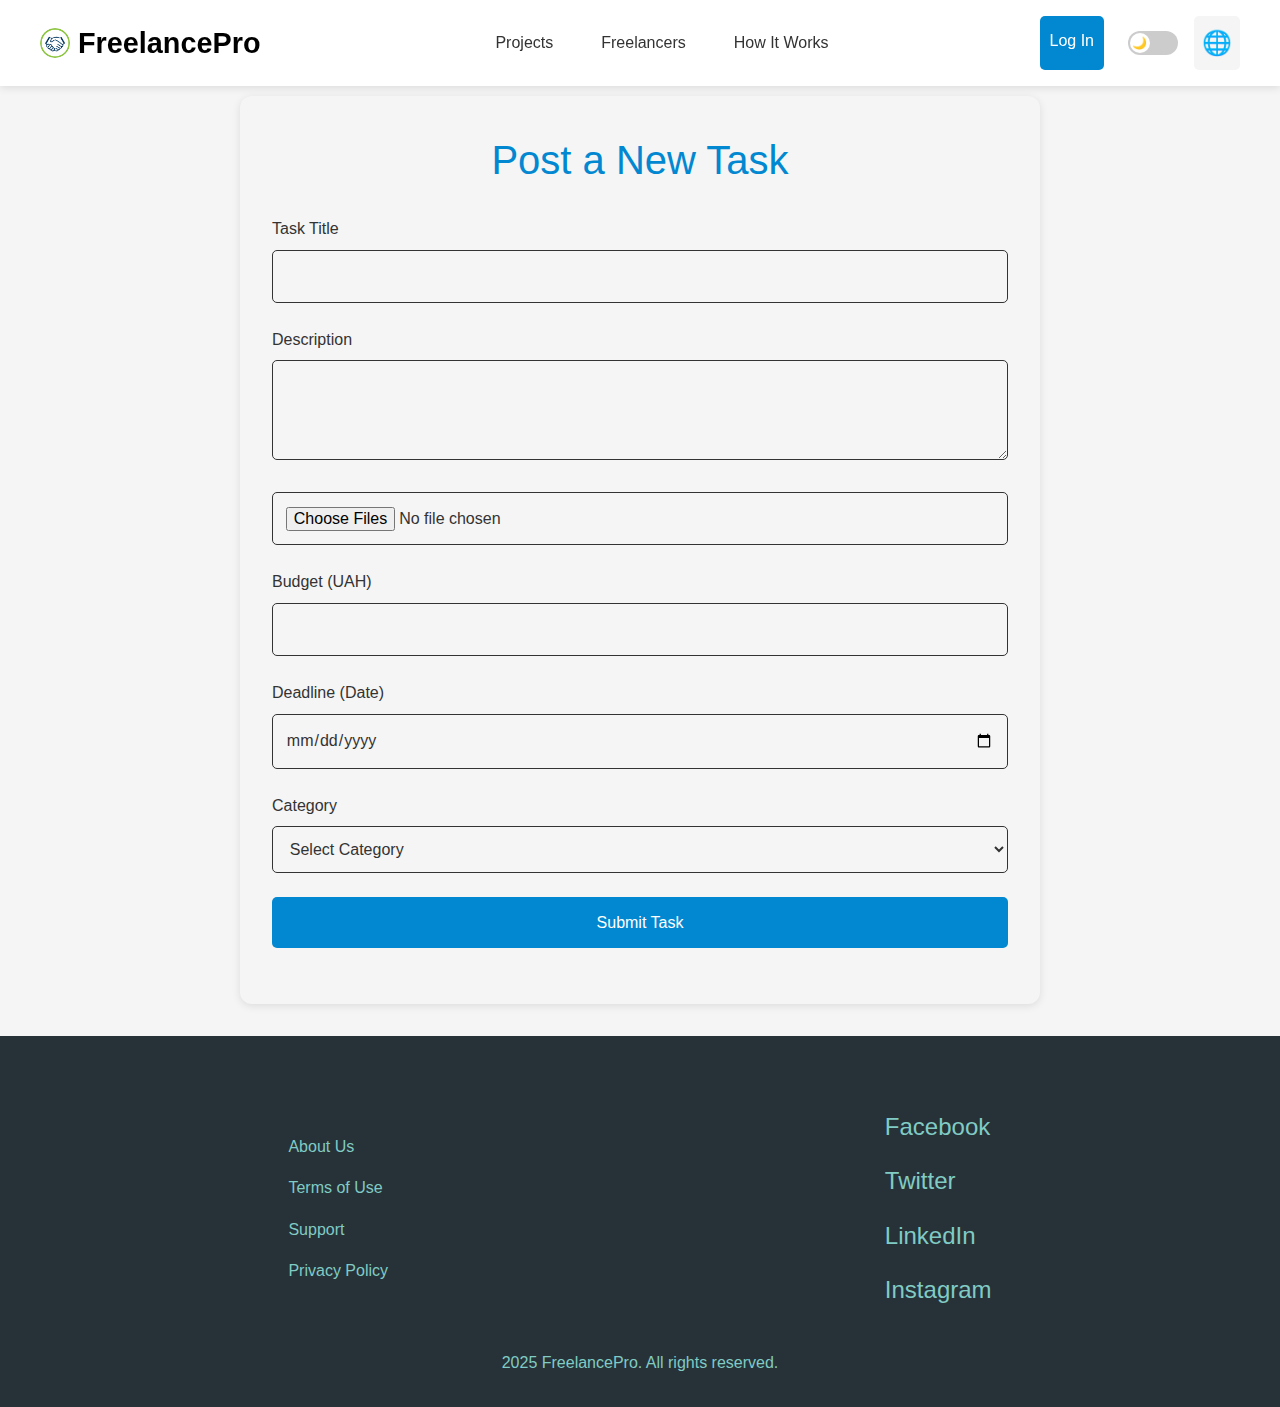
<file: post-task.html>
<!DOCTYPE html>
<html lang="en">

<head>
  <meta charset="UTF-8">
  <meta name="viewport" content="width=device-width, initial-scale=1.0">
  <title>FreelancePro</title>
  <link rel="stylesheet" href="css/style.css">
  <link rel="stylesheet" href="css/reset.css">
  <link rel="stylesheet" href="css/posttask.css">
</head>

<body>
  <nav>
    <div class="nav-container">
      <a href="index.html" class="logo" data-i18n="logo"><img src="img/logo.png" class="logo-icon" alt="FreelancePro Logo"><span
          class="logo-text">FreelancePro</span></a>
      <div class="nav-links">
        <a href="#projects" data-i18n="projects">Projects</a>
        <a href="#freelancers" data-i18n="freelancers">Freelancers</a>
        <a href="#how-it-works" data-i18n="howItWorks">How It Works</a>
  
      </div>
      <div class="theme-lang-toggle desktop-only">
        <a class="login-btn" onclick="openModal()" data-i18n="login">Log In</a>
        <div class="theme-switch">
          <input type="checkbox" id="theme-toggle-desktop" onchange="toggleTheme()">
          <label for="theme-toggle-desktop" class="slider"></label>
        </div>
        <button class="lang-toggle" onclick="toggleLangMenu()">🌐</button>
        <div class="lang-menu">
          <button onclick="changeLanguage('uk')"><span>🇺🇦</span> УКР</button>
          <button onclick="changeLanguage('ru')"><span>🇷🇺</span> РУС</button>
          <button onclick="changeLanguage('en')"><span>🇬🇧</span> ENG</button>
        </div>
      </div>
      <button class="burger-menu" onclick="toggleNav()">☰</button>
    </div>
  </nav>
  
  <!-- Модальне вікно -->
  <div class="modal" id="authModal">
    <div class="modal-content">
      <button class="modal-close" onclick="closeModal()">✕</button>
      <div class="modal-tabs">
        <div class="modal-tab active" onclick="showTab('login')" data-i18n="loginModalTitle">Login</div>
        <div class="modal-tab" onclick="showTab('register')" data-i18n="registerModalTitle">Register</div>
      </div>
      <div class="modal-tab-content active" id="login">
        <input type="tel" placeholder="Phone Number" data-i18n-placeholder="phonePlaceholder">
        <input type="password" placeholder="Password" data-i18n-placeholder="passwordPlaceholder">
        <button onclick="handleLogin()" data-i18n="loginButton">Log In</button>
      </div>
      <div class="modal-tab-content" id="register">
        <input type="text" placeholder="Username" data-i18n-placeholder="usernamePlaceholder">
        <input type="tel" placeholder="Phone Number" data-i18n-placeholder="phonePlaceholder">
        <select data-i18n-placeholder="genderPlaceholder">
          <option value="" disabled selected>Вкажіть стать</option>
          <option value="male">Чоловік</option>
          <option value="female">Жінка</option>
          <option value="other">Інше</option>
        </select>
        <select data-i18n-placeholder="countryPlaceholder">
          <option value="" disabled selected>Виберіть країну</option>
          <option value="af">Афганістан</option>
          <option value="al">Албанія</option>
          <option value="dz">Алжир</option>
          <option value="as">Американське Самоа</option>
          <option value="ad">Андорра</option>
          <option value="ao">Ангола</option>
          <option value="ai">Ангуїлла</option>
          <option value="aq">Антарктида</option>
          <option value="ag">Антигуа і Барбуда</option>
          <option value="ar">Аргентина</option>
          <option value="am">Вірменія</option>
          <option value="aw">Аруба</option>
          <option value="au">Австралія</option>
          <option value="at">Австрія</option>
          <option value="az">Азербайджан</option>
          <option value="bs">Багамські Острови</option>
          <option value="bh">Бахрейн</option>
          <option value="bd">Бангладеш</option>
          <option value="bb">Барбадос</option>
          <option value="by">Білорусь</option>
          <option value="be">Бельгія</option>
          <option value="bz">Беліз</option>
          <option value="bj">Бенін</option>
          <option value="bm">Бермудські Острови</option>
          <option value="bt">Бутан</option>
          <option value="bo">Болівія</option>
          <option value="ba">Боснія і Герцеговина</option>
          <option value="bw">Ботсвана</option>
          <option value="bv">Острів Буве</option>
          <option value="br">Бразилія</option>
          <option value="io">Британська Територія в Індійському Океані</option>
          <option value="bn">Бруней</option>
          <option value="bg">Болгарія</option>
          <option value="bf">Буркіна-Фасо</option>
          <option value="bi">Бурунді</option>
          <option value="kh">Камбоджа</option>
          <option value="cm">Камерун</option>
          <option value="ca">Канада</option>
          <option value="cv">Кабо-Верде</option>
          <option value="ky">Кайманові Острови</option>
          <option value="cf">Центральноафриканська Республіка</option>
          <option value="td">Чад</option>
          <option value="cl">Чилі</option>
          <option value="cn">Китай</option>
          <option value="cx">Острів Різдва</option>
          <option value="cc">Кокосові (Кілінг) Острови</option>
          <option value="co">Колумбія</option>
          <option value="km">Комори</option>
          <option value="cg">Конго</option>
          <option value="cd">Демократична Республіка Конго</option>
          <option value="ck">Острови Кука</option>
          <option value="cr">Коста-Рика</option>
          <option value="ci">Кот-д'Івуар</option>
          <option value="hr">Хорватія</option>
          <option value="cu">Куба</option>
          <option value="cy">Кіпр</option>
          <option value="cz">Чехія</option>
          <option value="dk">Данія</option>
          <option value="dj">Джибуті</option>
          <option value="dm">Домініка</option>
          <option value="do">Домініканська Республіка</option>
          <option value="ec">Еквадор</option>
          <option value="eg">Єгипет</option>
          <option value="sv">Сальвадор</option>
          <option value="gq">Екваторіальна Гвінея</option>
          <option value="er">Еритрея</option>
          <option value="ee">Естонія</option>
          <option value="et">Ефіопія</option>
          <option value="fk">Фолклендські Острови</option>
          <option value="fo">Фарерські Острови</option>
          <option value="fj">Фіджі</option>
          <option value="fi">Фінляндія</option>
          <option value="fr">Франція</option>
          <option value="gf">Французька Гвіана</option>
          <option value="pf">Французька Полінезія</option>
          <option value="tf">Французькі Південні Території</option>
          <option value="ga">Габон</option>
          <option value="gm">Гамбія</option>
          <option value="ge">Грузія</option>
          <option value="de">Німеччина</option>
          <option value="gh">Гана</option>
          <option value="gi">Гібралтар</option>
          <option value="gr">Греція</option>
          <option value="gl">Гренландія</option>
          <option value="gd">Гренада</option>
          <option value="gp">Гваделупа</option>
          <option value="gu">Гуам</option>
          <option value="gt">Гватемала</option>
          <option value="gg">Гернсі</option>
          <option value="gn">Гвінея</option>
          <option value="gw">Гвінея-Бісау</option>
          <option value="gy">Гайана</option>
          <option value="ht">Гаїті</option>
          <option value="hm">Острови Херд і Макдональд</option>
          <option value="va">Ватикан</option>
          <option value="hn">Гондурас</option>
          <option value="hk">Гонконг</option>
          <option value="hu">Угорщина</option>
          <option value="is">Ісландія</option>
          <option value="in">Індія</option>
          <option value="id">Індонезія</option>
          <option value="ir">Іран</option>
          <option value="iq">Ірак</option>
          <option value="ie">Ірландія</option>
          <option value="im">Острів Мен</option>
          <option value="il">Ізраїль</option>
          <option value="it">Італія</option>
          <option value="jm">Ямайка</option>
          <option value="jp">Японія</option>
          <option value="je">Джерсі</option>
          <option value="jo">Йорданія</option>
          <option value="kz">Казахстан</option>
          <option value="ke">Кенія</option>
          <option value="ki">Кірибаті</option>
          <option value="kp">Північна Корея</option>
          <option value="kr">Південна Корея</option>
          <option value="kw">Кувейт</option>
          <option value="kg">Киргизстан</option>
          <option value="la">Лаос</option>
          <option value="lv">Латвія</option>
          <option value="lb">Ліван</option>
          <option value="ls">Лесото</option>
          <option value="lr">Ліберія</option>
          <option value="ly">Лівія</option>
          <option value="li">Ліхтенштейн</option>
          <option value="lt">Литва</option>
          <option value="lu">Люксембург</option>
          <option value="mo">Макао</option>
          <option value="mk">Північна Македонія</option>
          <option value="mg">Мадагаскар</option>
          <option value="mw">Малаві</option>
          <option value="my">Малайзія</option>
          <option value="mv">Мальдіви</option>
          <option value="ml">Малі</option>
          <option value="mt">Мальта</option>
          <option value="mh">Маршаллові Острови</option>
          <option value="mq">Мартиніка</option>
          <option value="mr">Мавританія</option>
          <option value="mu">Маврикій</option>
          <option value="yt">Майотта</option>
          <option value="mx">Мексика</option>
          <option value="fm">Мікронезія</option>
          <option value="md">Молдова</option>
          <option value="mc">Монако</option>
          <option value="mn">Монголія</option>
          <option value="me">Чорногорія</option>
          <option value="ms">Монтсеррат</option>
          <option value="ma">Марокко</option>
          <option value="mz">Мозамбік</option>
          <option value="mm">М’янма</option>
          <option value="na">Намібія</option>
          <option value="nr">Науру</option>
          <option value="np">Непал</option>
          <option value="nl">Нідерланди</option>
          <option value="nc">Нова Каледонія</option>
          <option value="nz">Нова Зеландія</option>
          <option value="ni">Нікарагуа</option>
          <option value="ne">Нігер</option>
          <option value="ng">Нігерія</option>
          <option value="nu">Ніуе</option>
          <option value="nf">Острів Норфолк</option>
          <option value="mp">Північні Маріанські Острови</option>
          <option value="no">Норвегія</option>
          <option value="om">Оман</option>
          <option value="pk">Пакистан</option>
          <option value="pw">Палау</option>
          <option value="ps">Палестина</option>
          <option value="pa">Панама</option>
          <option value="pg">Папуа-Нова Гвінея</option>
          <option value="py">Парагвай</option>
          <option value="pe">Перу</option>
          <option value="ph">Філіппіни</option>
          <option value="pn">Піткерн</option>
          <option value="pl">Польща</option>
          <option value="pt">Португалія</option>
          <option value="pr">Пуерто-Рико</option>
          <option value="qa">Катар</option>
          <option value="re">Реюньйон</option>
          <option value="ro">Румунія</option>
          <option value="ru">Росія</option>
          <option value="rw">Руанда</option>
          <option value="bl">Сен-Бартельмі</option>
          <option value="sh">Острів Святої Єлени</option>
          <option value="kn">Сент-Кітс і Невіс</option>
          <option value="lc">Сент-Люсія</option>
          <option value="mf">Сен-Мартен</option>
          <option value="pm">Сен-П’єр і Мікелон</option>
          <option value="vc">Сент-Вінсент і Гренадіни</option>
          <option value="ws">Самоа</option>
          <option value="sm">Сан-Марино</option>
          <option value="st">Сан-Томе і Принсіпі</option>
          <option value="sa">Саудівська Аравія</option>
          <option value="sn">Сенегал</option>
          <option value="rs">Сербія</option>
          <option value="sc">Сейшели</option>
          <option value="sl">Сьєрра-Леоне</option>
          <option value="sg">Сінгапур</option>
          <option value="sx">Сінт-Мартен</option>
          <option value="sk">Словаччина</option>
          <option value="si">Словенія</option>
          <option value="sb">Соломонові Острови</option>
          <option value="so">Сомалі</option>
          <option value="za">Південна Африка</option>
          <option value="gs">Південна Джорджія та Південні Сандвічеві Острови</option>
          <option value="ss">Південний Судан</option>
          <option value="es">Іспанія</option>
          <option value="lk">Шрі-Ланка</option>
          <option value="sd">Судан</option>
          <option value="sr">Сурінам</option>
          <option value="sj">Шпіцберген і Ян-Майен</option>
          <option value="sz">Есватіні</option>
          <option value="se">Швеція</option>
          <option value="ch">Швейцарія</option>
          <option value="sy">Сирія</option>
          <option value="tw">Тайвань</option>
          <option value="tj">Таджикистан</option>
          <option value="tz">Танзанія</option>
          <option value="th">Таїланд</option>
          <option value="tl">Тимор-Лешті</option>
          <option value="tg">Того</option>
          <option value="tk">Токелау</option>
          <option value="to">Тонга</option>
          <option value="tt">Тринідад і Тобаго</option>
          <option value="tn">Туніс</option>
          <option value="tr">Туреччина</option>
          <option value="tm">Туркменістан</option>
          <option value="tc">Туркс і Кайкос</option>
          <option value="tv">Тувалу</option>
          <option value="ug">Уганда</option>
          <option value="ua">Україна</option>
          <option value="ae">Об'єднані Арабські Емірати</option>
          <option value="gb">Велика Британія</option>
          <option value="us">США</option>
          <option value="uy">Уругвай</option>
          <option value="uz">Узбекистан</option>
          <option value="vu">Вануату</option>
          <option value="ve">Венесуела</option>
          <option value="vn">В’єтнам</option>
          <option value="vg">Британські Віргінські Острови</option>
          <option value="vi">Американські Віргінські Острови</option>
          <option value="wf">Волліс і Футуна</option>
          <option value="eh">Західна Сахара</option>
          <option value="ye">Ємен</option>
          <option value="zm">Замбія</option>
          <option value="zw">Зімбабве</option>
        </select>
        <input type="password" placeholder="Password" data-i18n-placeholder="passwordPlaceholder">
        <input type="password" placeholder="Repeat Password" data-i18n-placeholder="repeatPasswordPlaceholder">
        <button onclick="handleRegister()" data-i18n="registerButton">Register</button>
      </div>
    </div>
  </div>
  
  <div class="main-content">
    <h1 data-i18n="postTaskTitle">Post a New Task</h1>
    <form id="taskForm">
      <div class="form-group">
        <label for="taskTitle" data-i18n="taskTitleLabel">Task Title</label>
        <input type="text" id="taskTitle" name="taskTitle" required>
      </div>
      <div class="form-group">
        <label for="taskDescription" data-i18n="taskDescriptionLabel">Description</label>
        <textarea id="taskDescription" name="taskDescription" required></textarea>
      </div>
      <div class="form-group">
        <label for="taskFile" data-i18n="taskFileLabel">Upload File or Image (max 10MB)</label>
        <input type="file" id="taskFile" name="taskFile" accept=".jpg,.jpeg,.png,.pdf,.doc,.docx" multiple>
        <div class="uploaded-files" id="uploadedFiles"></div>
      </div>
      <div class="form-group">
        <label for="taskBudget" data-i18n="taskBudgetLabel">Budget (UAH)</label>
        <input type="number" id="taskBudget" name="taskBudget" min="0" required>
      </div>
      <div class="form-group">
        <label for="taskDeadline" data-i18n="taskDeadlineLabel">Deadline (Date)</label>
        <input type="date" id="taskDeadline" name="taskDeadline" required>
      </div>
      <div class="form-group">
        <label for="taskCategory" data-i18n="taskCategoryLabel">Category</label>
        <select id="taskCategory" name="taskCategory" required>
          <option value="" disabled selected data-i18n="selectCategory">Select Category</option>
          <option value="programming" data-i18n="categoryProgramming">Programming</option>
          <option value="design" data-i18n="categoryDesign">Design</option>
          <option value="marketing" data-i18n="categoryMarketing">Marketing</option>
          <option value="writing" data-i18n="categoryWriting">Writing</option>
          <option value="video" data-i18n="categoryVideo">Video</option>
          <option value="audio" data-i18n="categoryAudio">Audio</option>
          <option value="photography" data-i18n="categoryPhotography">Photography</option>
          <option value="translation" data-i18n="categoryTranslation">Translation</option>
          <option value="dataEntry" data-i18n="categoryDataEntry">Data Entry</option>
          <option value="graphicDesign" data-i18n="categoryGraphicDesign">Graphic Design</option>
          <option value="animation" data-i18n="categoryAnimation">Animation</option>
          <option value="virtualAssistant" data-i18n="categoryVirtualAssistant">Virtual Assistant</option>
          <option value="consulting" data-i18n="categoryConsulting">Consulting</option>
        </select>
      </div>
      <div class="form-group">
        <button type="submit" data-i18n="submitTaskButton">Submit Task</button>
      </div>
    </form>
  </div>
  
  <footer>
    <div class="footer-container">
      <div class="footer-links">
        <a href="#about" data-i18n="footerAbout">About Us</a>
        <a href="#terms" data-i18n="footerTerms">Terms of Use</a>
        <a href="#support" data-i18n="footerSupport">Support</a>
        <a href="#privacy" data-i18n="footerPrivacy">Privacy Policy</a>
      </div>
      <div class="social-links">
        <a href="#">Facebook</a>
        <a href="#">Twitter</a>
        <a href="#">LinkedIn</a>
        <a href="#">Instagram</a>
      </div>
    </div>
    <p data-i18n="footerCopyright">2025 FreelancePro. All rights reserved.</p>
  </footer>
</body>
<script src="js/main.js"></script>
<script src="js/posttask.js"></script>

</html>
</file>
<file: css/style.css>
:root {
  --bg-color: #f5f5f5;
  --text-color: #333;
  --primary-color: #0288d1;
  --primary-hover: #01579b;
  --nav-bg: #fff;
  --hero-bg: linear-gradient(135deg, #caced0 0%, #b5b8ba 100%);
  /* Змінено градієнт на синій */
  --card-bg: #d0d0d0;
  --footer-bg: #263238;
  --footer-text: #80cbc4;
  --shadow: 0 2px 8px rgba(0, 0, 0, 0.1);
}

[data-theme="dark"] {
  --bg-color: #121212;
  --text-color: #e0e0e0;
  --nav-bg: #1e1e1e;
  --hero-bg: linear-gradient(135deg, #484b4c 0%, #363d42 100%);
  /* Змінено градієнт на синій */
  --card-bg: #1e1e1e;
  --footer-bg: #0d1a26;
  --footer-text: #4fc3f7;
  --shadow: 0 2px 8px rgba(0, 0, 0, 0.3);
}

* {
  margin: 0;
  padding: 0;
  box-sizing: border-box;
  font-family: -apple-system, BlinkMacSystemFont, 'Segoe UI', Roboto, Oxygen, Ubuntu, Cantarell, sans-serif;
}

body {
  line-height: 1.6;
  color: var(--text-color);
  background-color: var(--bg-color);
}

/* Навігація */
nav {
  background-color: var(--nav-bg);
  box-shadow: var(--shadow);
  padding: 0.5rem;
  position: fixed;
  width: 100%;
  z-index: 1000;
}

.nav-container {
  max-width: 1200px;
  margin: 0 auto;
  display: flex;
  justify-content: space-between;
  align-items: center;
}

.logo {
  font-size: 1.8rem;
  font-weight: bold;
  color: var(--primary-color);
  display: flex;
  align-items: center;
  gap: 0.5rem;
}

.logo-icon {
  width: 50px;
  height: 50px;
  border-radius: 50%;
}

.logo-text {
  color: #000;
  /* Чорний для світлої теми */
}

[data-theme="dark"] .logo-text {
  color: #fff;
  /* Білий для темної теми */
}

.nav-links {
  display: flex;
  align-items: center;
}

.nav-links a {
  color: var(--text-color);
  text-decoration: none;
  margin-left: 1.5rem;
  font-size: 1rem;
  font-weight: 500;
}

.nav-links a:hover {
  color: var(--primary-color);
}

.nav-container .login-btn {
  background-color: var(--primary-color);
  color: white;
  padding: 12px 10px;
  border-radius: 5px;
}

.nav-links .login-btn:hover {
  background-color: var(--primary-hover);
}

.theme-lang-toggle {
  display: flex;
  gap: 1rem;
  position: relative;
}

.theme-toggle,
.lang-toggle {
  background: none;
  border: none;
  color: var(--text-color);
  font-size: 1rem;
  cursor: pointer;
}

/* Перемикач теми */
.theme-switch {
  display: flex;
  align-items: center;
  gap: 0.5rem;
}

.theme-switch label {
  position: relative;
  display: inline-block;
  width: 50px;
  height: 24px;
}

.theme-switch input {
  opacity: 0;
  width: 0;
  height: 0;
}

.slider {
  position: absolute;
  cursor: pointer;
  top: 0;
  left: 0;
  right: 0;
  bottom: 0;
  background-color: #ccc;
  transition: 0.4s;
  border-radius: 34px;
}

.slider:before {
  position: absolute;
  content: "🌙";
  height: 20px;
  width: 20px;
  left: 2px;
  bottom: 2px;
  background-color: white;
  transition: 0.4s;
  border-radius: 50%;
  display: flex;
  align-items: center;
  justify-content: center;
  font-size: 12px;
}

input:checked+.slider {
  background-color: #0288d1;
}

input:checked+.slider:before {
  transform: translateX(26px);
  content: "☀️";
}

.lang-toggle {
  font-size: 1.5rem;
  padding: 0.5rem;
  border-radius: 5px;
  background-color: var(--card-bg);
}

.lang-toggle:hover {
  background-color: var(--primary-color);
  color: white;
}

.lang-menu {
  display: none;
  position: absolute;
  top: 2.5rem;
  right: 0;
  background-color: var(--nav-bg);
  box-shadow: var(--shadow);
  border-radius: 8px;
  padding: 0.5rem;
  z-index: 1000;
}

.lang-menu.active {
  display: block;
}

.lang-menu button {
  display: flex;
  align-items: center;
  gap: 0.5rem;
  background: none;
  border: none;
  padding: 0.5rem 1rem;
  font-size: 1rem;
  color: var(--text-color);
  cursor: pointer;
  width: 100%;
  text-align: left;
}

.lang-menu button:hover {
  background-color: var(--primary-color);
  color: white;
}

.burger-menu {
  display: none;
  background: none;
  border: none;
  font-size: 1.5rem;
  cursor: pointer;
  color: var(--text-color);
}

/* Модальне вікно */
.modal {
  display: none;
  position: fixed;
  top: 0;
  left: 0;
  width: 100%;
  height: 100%;
  background-color: rgba(0, 0, 0, 0.5);
  z-index: 2000;
  justify-content: center;
  align-items: center;
}

.modal.active {
  display: flex;
}

.modal-content {
  background-color: var(--nav-bg);
  padding: 2rem;
  border-radius: 12px;
  width: 90%;
  max-width: 400px;
  box-shadow: var(--shadow);
  position: relative;
}

.modal-close {
  position: absolute;
  top: 1rem;
  right: 1rem;
  background: none;
  border: none;
  font-size: 1.5rem;
  cursor: pointer;
  color: var(--text-color);
}

.modal-tabs {
  display: flex;
  border-bottom: 2px solid var(--primary-color);
  margin-bottom: 1rem;
}

.modal-tab {
  flex: 1;
  padding: 0.5rem;
  text-align: center;
  cursor: pointer;
  font-weight: 500;
  color: var(--text-color);
}

.modal-tab.active {
  background-color: var(--primary-color);
  color: white;
  border-radius: 5px 5px 0 0;
}

.modal-tab-content {
  display: none;
}

.modal-tab-content.active {
  display: block;
}

.modal-tab-content input,
.modal-tab-content select {
  width: 100%;
  padding: 0.8rem;
  margin-bottom: 1rem;
  border: 1px solid var(--text-color);
  border-radius: 5px;
  background-color: var(--card-bg);
  color: var(--text-color);
}

.modal-tab-content button {
  width: 100%;
  padding: 0.8rem;
  background-color: var(--primary-color);
  color: white;
  border: none;
  border-radius: 5px;
  cursor: pointer;
  font-size: 1rem;
}

.modal-tab-content button:hover {
  background-color: var(--primary-hover);
}

/* Секція Hero */
.hero {
  background: var(--hero-bg);
  padding: 8rem 2rem 6rem;
  text-align: center;
}

.hero-content {
  max-width: 900px;
  margin: 0 auto;
}

.hero-content h1 {
  font-size: 3rem;
  margin-bottom: 1rem;
  color: var(--primary-color);
}

.hero-content p {
  font-size: 1.5rem;
  margin-bottom: 2.5rem;
  color: var(--text-color);
}

.cta-buttons {
  display: flex;
  gap: 1.5rem;
  justify-content: center;
  flex-wrap: wrap;
}

.cta-button {
  background-color: var(--primary-color);
  color: white;
  padding: 1.2rem 2rem;
  border-radius: 8px;
  text-decoration: none;
  font-size: 1.1rem;
  font-weight: 500;
  transition: background-color 0.3s;
}

.cta-button:hover {
  background-color: var(--primary-hover);
}

.cta-button.secondary {
  background-color: transparent;
  border: 2px solid var(--primary-color);
  color: var(--primary-color);
}

.cta-button.secondary:hover {
  background-color: var(--primary-color);
  color: white;
}

/* Секція категорій */
.categories {
  max-width: 1200px;
  margin: 0rem auto;
  padding: 2rem;
}

.categories h2 {
  text-align: center;
  font-size: 2.5rem;
  margin-bottom: 2.5rem;
  color: var(--primary-color);
}

.category-grid {
  display: grid;
  grid-template-columns: repeat(auto-fit, minmax(250px, 1fr));
  gap: 1.5rem;
}

.category-card {
  background-color: var(--card-bg);
  padding: 2rem;
  border-radius: 12px;
  text-align: center;
  cursor: pointer;
  transition: background-color 0.3s, transform 0.3s;
}

.category-card:hover {
  background-color: var(--primary-color);
  color: white;
  transform: translateY(-5px);
}

.category-card h3 {
  font-size: 1.4rem;
  margin-bottom: 0.7rem;
}

.category-card p {
  font-size: 1rem;
}

/* Секція останніх проектів */
.latest-projects {
  max-width: 1200px;
  margin: 0rem auto;
  padding: 2rem;
  background-color: var(--nav-bg);
  border-radius: 10px;
}

.latest-projects h2 {
  text-align: center;
  font-size: 2.5rem;
  margin-bottom: 2.5rem;
  color: var(--primary-color);
}

.project-grid {
  display: grid;
  grid-template-columns: repeat(auto-fit, minmax(300px, 1fr));
  gap: 1.5rem;
}

.project-card {
  background-color: var(--card-bg);
  padding: 1.5rem;
  border-radius: 12px;
  box-shadow: var(--shadow);
}

.project-card h3 {
  font-size: 1.3rem;
  margin-bottom: 1rem;
}

.project-card p {
  margin-bottom: 1rem;
}

.project-card .budget {
  font-weight: bold;
  color: var(--primary-color);
}

/* Секція як це працює */
.how-it-works {
  max-width: 1200px;
  margin: 0rem auto;
  padding: 2rem;
}

.how-it-works h2 {
  text-align: center;
  font-size: 2.5rem;
  margin-bottom: 2.5rem;
  color: var(--primary-color);
}

.steps-grid {
  display: grid;
  grid-template-columns: repeat(auto-fit, minmax(250px, 1fr));
  gap: 2rem;
}

.step {
  text-align: center;
  padding: 2rem;
  background-color: var(--card-bg);
  border-radius: 12px;
}

.step h3 {
  font-size: 1.4rem;
  margin-bottom: 1rem;
}

/* Секція відгуків */
.testimonials {
  max-width: 1200px;
  margin: 2rem auto;
  padding: 2rem;
  background-color: var(--nav-bg);
  border-radius: 10px;
}

.testimonials h2 {
  text-align: center;
  font-size: 2.5rem;
  margin-bottom: 2.5rem;
  color: var(--primary-color);
}

.testimonial-grid {
  display: grid;
  grid-template-columns: repeat(auto-fit, minmax(300px, 1fr));
  gap: 1.5rem;
}

.testimonial-card {
  background-color: var(--card-bg);
  padding: 1.5rem;
  border-radius: 12px;
  box-shadow: var(--shadow);
}

.testimonial-card p {
  font-style: italic;
  margin-bottom: 1rem;
}

.testimonial-card .author {
  text-align: right;
  font-weight: bold;
}

/* Секція статистики */
.stats {
  background-color: var(--nav-bg);
  padding: 4rem 2rem;
  text-align: center;
}

.stats h2 {
  font-size: 2.5rem;
  margin-bottom: 2.5rem;
  color: var(--primary-color);
}

.stats-grid {
  display: grid;
  grid-template-columns: repeat(auto-fit, minmax(200px, 1fr));
  gap: 2rem;
  max-width: 1200px;
  margin: 0 auto;
}

.stat-item {
  font-size: 1.2rem;
}

.stat-item span {
  display: block;
  font-size: 2.5rem;
  font-weight: bold;
  color: var(--primary-color);
}

/* Футер */
footer {
  background-color: var(--footer-bg);
  color: var(--footer-text);
  padding: 1rem 2rem;
  text-align: center;
}

footer a {
  color: var(--footer-text);
  text-decoration: none;
  margin: 0 1rem;
}

footer a:hover {
  text-decoration: underline;
}

footer .social-links {
  /* margin-top: 1rem; */
}

footer .social-links a {
  font-size: 1.5rem;
  /* margin: 0 0.5rem; */
}

.footer-container {
  display: flex;
  justify-content: space-around;
  align-items: center;
  max-width: 1200px;
  margin: 0 auto;
  padding: 2rem 0;
}

.footer-links,
.social-links {
  display: flex;
  flex-direction: column;
  align-items: flex-start;
}

.footer-links a {
  margin: 0.5rem 0;
}

.social-links a {
  margin: 0.5rem 0;
}

/* Адаптивність */
@media (max-width: 1024px) {
  .hero-content h1 {
    font-size: 2.5rem;
  }

  .hero-content p {
    font-size: 1.3rem;
  }
}

@media (max-width: 768px) {
  .nav-container {
    flex-direction: row;
    justify-content: space-between;
    align-items: center;
    flex-wrap: wrap;
  }

  .logo {
    font-size: 1.5rem;
    flex: 1;
  }

  .logo-icon {
    width: 24px;
    height: 24px;
  }

  .burger-menu {
    display: block;
    font-size: 1.5rem;
    order: 3;
  }

  .theme-lang-toggle {
    display: flex;
    gap: 0.5rem;
    margin-left: 0;
    order: 2;
  }

  .theme-toggle,
  .lang-toggle {
    font-size: 1.2rem;
    padding: 0.3rem;
  }

  .nav-links {
    display: none;
    flex-direction: column;
    align-items: flex-start;
    width: 100%;
    background-color: var(--nav-bg);
    position: absolute;
    top: 100%;
    left: 0;
    padding: 1rem;
    box-shadow: var(--shadow);
    z-index: 999;
  }

  .nav-links.active {
    display: flex;
  }

  .nav-links a {
    margin: 0.5rem 0;
    width: 100%;
    text-align: center;
  }

  .nav-links .theme-lang-toggle {
    display: none;
    /* Приховуємо theme-lang-toggle у меню на мобільних */
  }

  .lang-menu {
    right: 50%;
    transform: translateX(50%);
    width: 150px;
  }

  .hero {
    padding: 6rem 1rem 4rem;
  }

  .hero-content h1 {
    font-size: 2rem;
  }

  .hero-content p {
    font-size: 1.1rem;
  }

  .cta-buttons {
    flex-direction: column;
    gap: 1rem;
  }

  .cta-button {
    width: 100%;
    text-align: center;
  }

  .categories h2,
  .latest-projects h2,
  .how-it-works h2,
  .testimonials h2,
  .stats h2 {
    font-size: 2rem;
  }
}

@media (max-width: 480px) {
  .logo {
    font-size: 1.3rem;
  }

  .logo-icon {
    width: 40px;
    height: 40px;
  }

  .nav-links a {
    font-size: 0.9rem;
  }

  .theme-toggle,
  .lang-toggle {
    font-size: 1rem;
  }

  .hero-content h1 {
    font-size: 1.8rem;
  }

  .hero-content p {
    font-size: 1rem 1rem;
  }

  footer {
    padding: 1rem;
  }

  .footer-container {
    justify-content: space-between;
    align-items: normal;
    padding: 1rem;
  }
}
</file>
<file: css/becomefreelancer.css>
:root {
  --bg-color: #f5f5f5;
  --text-color: #333;
  --primary-color: #0288d1;
  --primary-hover: #01579b;
  --nav-bg: #fff;
  --card-bg: #f5f5f5;
  --shadow: 0 2px 8px rgba(0, 0, 0, 0.1);
}

[data-theme="dark"] {
  --bg-color: #121212;
  --text-color: #e0e0e0;
  --nav-bg: #1e1e1e;
  --card-bg: #1e1e1e;
  --shadow: 0 2px 8px rgba(0, 0, 0, 0.3);
}

* {
  margin: 0;
  padding: 0;
  box-sizing: border-box;
  font-family: -apple-system, BlinkMacSystemFont, 'Segoe UI', Roboto, Oxygen, Ubuntu, Cantarell, sans-serif;
}

body {
  background-color: var(--bg-color);
  color: var(--text-color);
  line-height: 1.6;
  transition: background-color 0.3s, color 0.3s;
}

nav {
  background-color: var(--nav-bg);
  box-shadow: var(--shadow);
  padding: 1rem;
  position: fixed;
  width: 100%;
  top: 0;
  z-index: 1000;
}

.nav-container {
  max-width: 1200px;
  margin: 0 auto;
  display: flex;
  justify-content: space-between;
  align-items: center;
}

.logo {
  font-size: 1.8rem;
  font-weight: bold;
  display: flex;
  align-items: center;
  gap: 0.5rem;
}

.logo-icon {
  width: 30px;
  height: 30px;
}

.nav-links {
  display: flex;
  gap: 1.5rem;
}

.nav-links a {
  color: var(--text-color);
  text-decoration: none;
  font-weight: 500;
}

.nav-links a:hover {
  color: var(--primary-color);
}

.theme-switch {
  display: flex;
  align-items: center;
  gap: 0.5rem;
}

.theme-switch label {
  position: relative;
  display: inline-block;
  width: 50px;
  height: 24px;
}

.theme-switch input {
  opacity: 0;
  width: 0;
  height: 0;
}

.slider {
  position: absolute;
  cursor: pointer;
  top: 0;
  left: 0;
  right: 0;
  bottom: 0;
  background-color: #ccc;
  transition: 0.4s;
  border-radius: 34px;
}

.slider:before {
  position: absolute;
  content: "🌙";
  height: 20px;
  width: 20px;
  left: 2px;
  bottom: 2px;
  background-color: white;
  transition: 0.4s;
  border-radius: 50%;
  display: flex;
  align-items: center;
  justify-content: center;
  font-size: 12px;
}

input:checked+.slider {
  background-color: #0288d1;
}

input:checked+.slider:before {
  transform: translateX(26px);
  content: "☀️";
}

.burger-menu {
  display: none;
  background: none;
  border: none;
  font-size: 1.5rem;
  cursor: pointer;
}

.main-content {
  max-width: 800px;
  margin: 6rem auto 2rem;
  padding: 2rem;
  background-color: var(--card-bg);
  border-radius: 12px;
  box-shadow: var(--shadow);
  text-align: center;
}

.main-content h1 {
  font-size: 2.5rem;
  margin-bottom: 1.5rem;
  color: var(--primary-color);
}

.main-content p {
  font-size: 1.2rem;
  margin-bottom: 2rem;
}

.form-group {
  margin-bottom: 1.5rem;
  text-align: left;
}

.form-group label {
  display: block;
  margin-bottom: 0.5rem;
  font-weight: 500;
}

.form-group input,
.form-group select {
  width: 100%;
  padding: 0.8rem;
  border: 1px solid var(--text-color);
  border-radius: 5px;
  background-color: var(--card-bg);
  color: var(--text-color);
  font-size: 1rem;
}

.form-group button {
  width: 100%;
  padding: 0.8rem;
  background-color: var(--primary-color);
  color: white;
  border: none;
  border-radius: 5px;
  cursor: pointer;
  font-size: 1rem;
}

.form-group button:hover {
  background-color: var(--primary-hover);
}

.tab-buttons {
  display: flex;
  gap: 1rem;
  margin-bottom: 1.5rem;
}

.tab-button {
  padding: 0.8rem 1.5rem;
  background: none;
  border: 1px solid var(--primary-color);
  border-radius: 5px;
  cursor: pointer;
  color: var(--primary-color);
}

.tab-button.active {
  background-color: var(--primary-color);
  color: white;
}

.tab-content {
  display: none;
}

.tab-content.active {
  display: block;
}

footer {
  background-color: #263238;
  color: #80cbc4;
  padding: 2rem;
  text-align: center;
  margin-top: 2rem;
}

footer a {
  color: #80cbc4;
  text-decoration: none;
  margin: 0 1rem;
}

footer a:hover {
  text-decoration: underline;
}

@media (max-width: 768px) {
  .nav-links {
    display: none;
    flex-direction: column;
    position: absolute;
    top: 100%;
    left: 0;
    width: 100%;
    background-color: var(--nav-bg);
    padding: 1rem;
    box-shadow: var(--shadow);
  }

  .nav-links.active {
    display: flex;
  }

  .burger-menu {
    display: block;
  }

  .main-content {
    margin-top: 5rem;
    padding: 1.5rem;
  }

  .main-content h1 {
    font-size: 2rem;
  }
}

@media (max-width: 480px) {
  .logo {
    font-size: 1.5rem;
  }

  .logo-icon {
    width: 24px;
    height: 24px;
  }

  .main-content {
    margin-top: 4rem;
    padding: 1rem;
  }

  .tab-buttons {
    flex-direction: column;
    gap: 0.5rem;
  }
}
</file>
<file: css/posttask.css>
:root {
  --bg-color: #f5f5f5;
  --text-color: #333;
  --primary-color: #0288d1;
  --primary-hover: #01579b;
  --nav-bg: #fff;
  --card-bg: #f5f5f5;
  --footer-bg: #263238;
  --footer-text: #80cbc4;
  --shadow: 0 2px 8px rgba(0, 0, 0, 0.1);
}

[data-theme="dark"] {
  --bg-color: #121212;
  --text-color: #e0e0e0;
  --nav-bg: #1e1e1e;
  --card-bg: #1e1e1e;
  --footer-bg: #0d1a26;
  --footer-text: #4fc3f7;
  --shadow: 0 2px 8px rgba(0, 0, 0, 0.3);
}

* {
  margin: 0;
  padding: 0;
  box-sizing: border-box;
  font-family: -apple-system, BlinkMacSystemFont, 'Segoe UI', Roboto, Oxygen, Ubuntu, Cantarell, sans-serif;
}

body {
  line-height: 1.6;
  color: var(--text-color);
  background-color: var(--bg-color);
  transition: background-color 0.3s, color 0.3s;
}

nav {
  background-color: var(--nav-bg);
  box-shadow: var(--shadow);
  padding: 1rem;
  position: fixed;
  width: 100%;
  z-index: 1000;
  top: 0;
}

.nav-container {
  max-width: 1200px;
  margin: 0 auto;
  display: flex;
  justify-content: space-between;
  align-items: center;
  flex-wrap: wrap;
}

.logo {
  font-size: 1.8rem;
  font-weight: bold;
  display: flex;
  align-items: center;
  gap: 0.5rem;
}

.logo-icon {
  width: 30px;
  height: 30px;
}

.logo-text {
  color: #000;
}

[data-theme="dark"] .logo-text {
  color: #fff;
}

.nav-links {
  display: flex;
  align-items: center;
  gap: 1.5rem;
}

.nav-links a {
  color: var(--text-color);
  text-decoration: none;
  font-size: 1rem;
  font-weight: 500;
}

.nav-links a:hover {
  color: var(--primary-color);
}

.theme-switch {
  display: flex;
  align-items: center;
  gap: 0.5rem;
}

.theme-switch label {
  position: relative;
  display: inline-block;
  width: 50px;
  height: 24px;
}

.theme-switch input {
  opacity: 0;
  width: 0;
  height: 0;
}

.slider {
  position: absolute;
  cursor: pointer;
  top: 0;
  left: 0;
  right: 0;
  bottom: 0;
  background-color: #ccc;
  transition: 0.4s;
  border-radius: 34px;
}

.slider:before {
  position: absolute;
  content: "🌙";
  height: 20px;
  width: 20px;
  left: 2px;
  bottom: 2px;
  background-color: white;
  transition: 0.4s;
  border-radius: 50%;
  display: flex;
  align-items: center;
  justify-content: center;
  font-size: 12px;
}

input:checked+.slider {
  background-color: #0288d1;
}

input:checked+.slider:before {
  transform: translateX(26px);
  content: "☀️";
}

.burger-menu {
  display: none;
  background: none;
  border: none;
  font-size: 1.5rem;
  cursor: pointer;
  color: var(--text-color);
}

.main-content {
  max-width: 800px;
  margin: 6rem auto 2rem;
  padding: 2rem;
  background-color: var(--card-bg);
  border-radius: 12px;
  box-shadow: var(--shadow);
}

.main-content h1 {
  font-size: 2.5rem;
  margin-bottom: 1.5rem;
  color: var(--primary-color);
  text-align: center;
}

.form-group {
  margin-bottom: 1.5rem;
}

.form-group label {
  display: block;
  margin-bottom: 0.5rem;
  font-weight: 500;
}

.form-group input,
.form-group textarea,
.form-group select {
  width: 100%;
  padding: 0.8rem;
  border: 1px solid var(--text-color);
  border-radius: 5px;
  background-color: var(--card-bg);
  color: var(--text-color);
  font-size: 1rem;
}

.form-group textarea {
  min-height: 100px;
  resize: vertical;
}

.form-group button {
  width: 100%;
  padding: 0.8rem;
  background-color: var(--primary-color);
  color: white;
  border: none;
  border-radius: 5px;
  cursor: pointer;
  font-size: 1rem;
}

.form-group button:hover {
  background-color: var(--primary-hover);
}

footer {
  background-color: var(--footer-bg);
  color: var(--footer-text);
  padding: 2rem;
  text-align: center;
  margin-top: 2rem;
}

footer a {
  color: var(--footer-text);
  text-decoration: none;
  margin: 0 1rem;
}

footer a:hover {
  text-decoration: underline;
}

@media (max-width: 768px) {
  .nav-links {
    display: none;
    flex-direction: column;
    align-items: flex-start;
    width: 100%;
    background-color: var(--nav-bg);
    position: absolute;
    top: 100%;
    left: 0;
    padding: 1rem;
    box-shadow: var(--shadow);
    z-index: 999;
  }

  .nav-links.active {
    display: flex;
  }

  .burger-menu {
    display: block;
    order: 2;
  }

  .nav-container {
    flex-direction: row;
    justify-content: space-between;
  }

  .logo {
    order: 1;
  }

  .theme-switch {
    order: 3;
  }

  .main-content {
    margin-top: 5rem;
    padding: 1.5rem;
  }

  .main-content h1 {
    font-size: 2rem;
  }
}

@media (max-width: 480px) {
  .logo {
    font-size: 1.5rem;
  }

  .logo-icon {
    width: 24px;
    height: 24px;
  }

  .main-content {
    margin-top: 4rem;
    padding: 1rem;
  }
}
</file>
